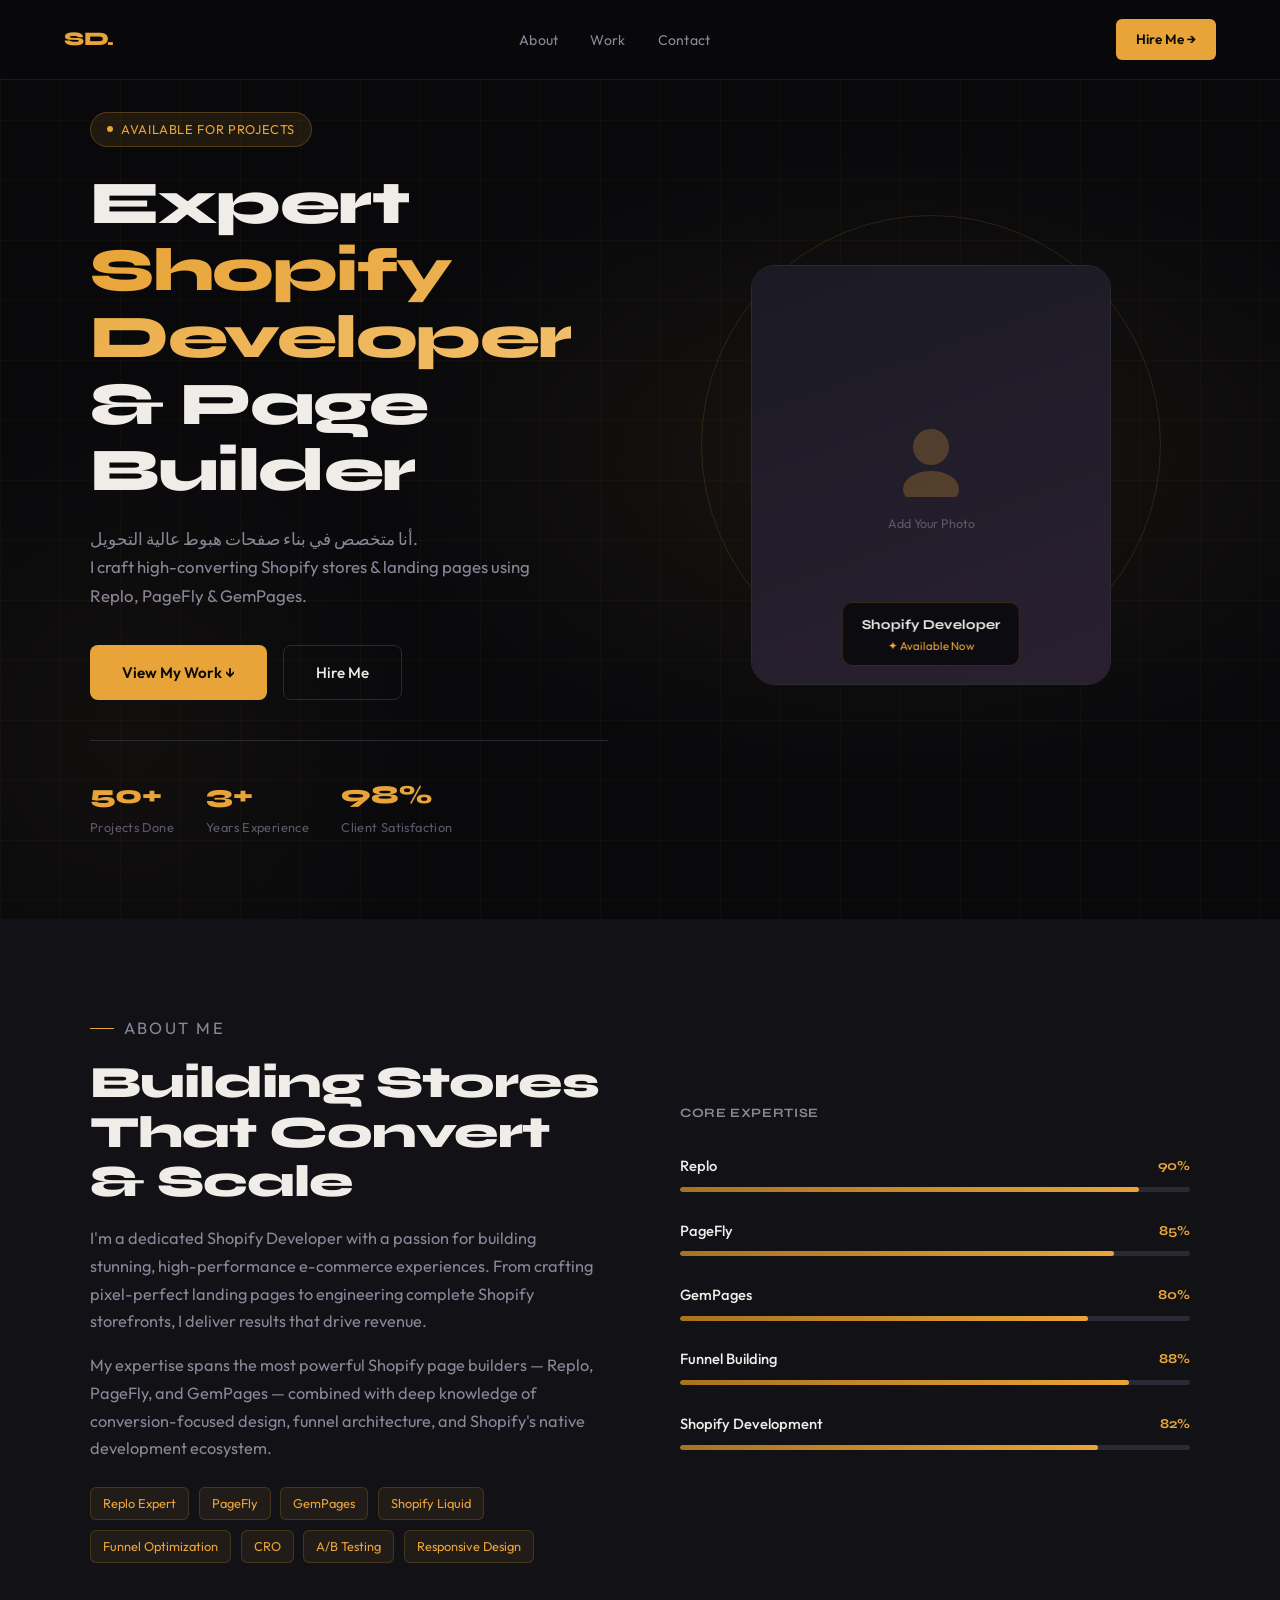
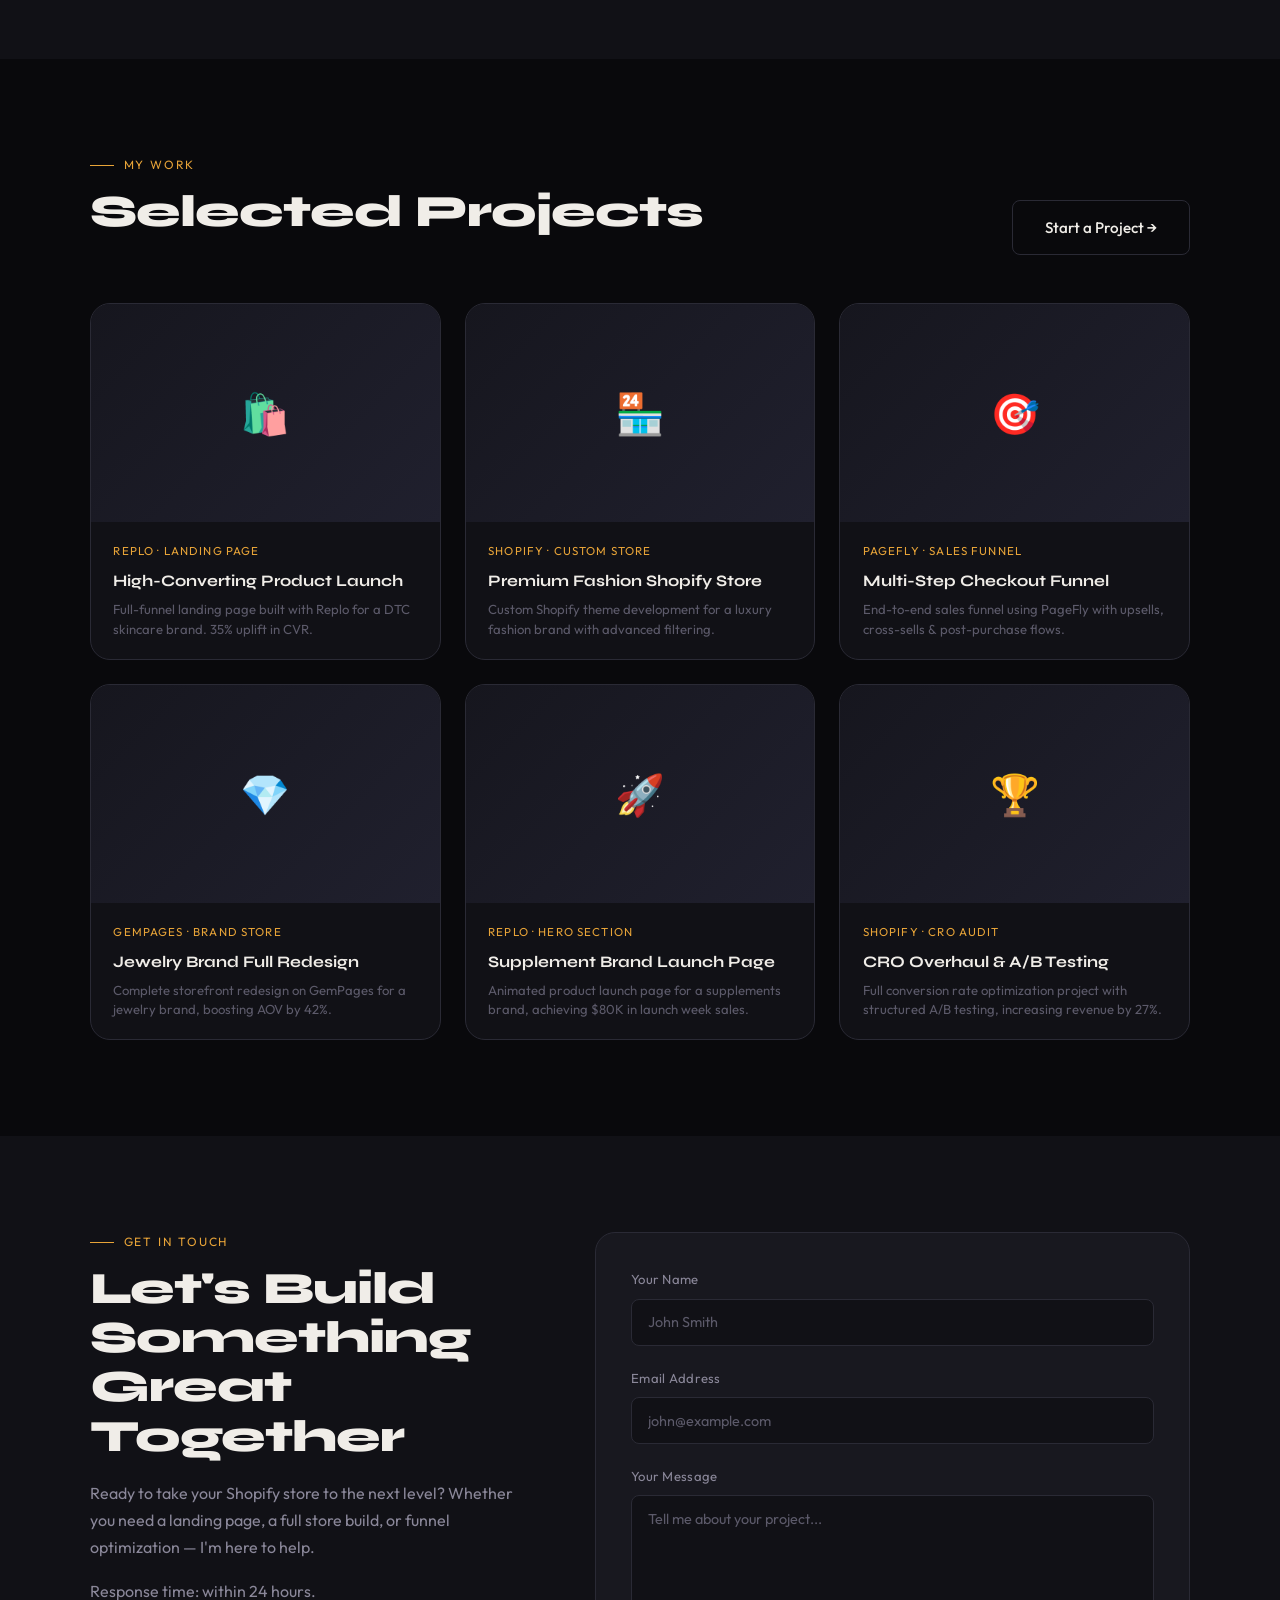
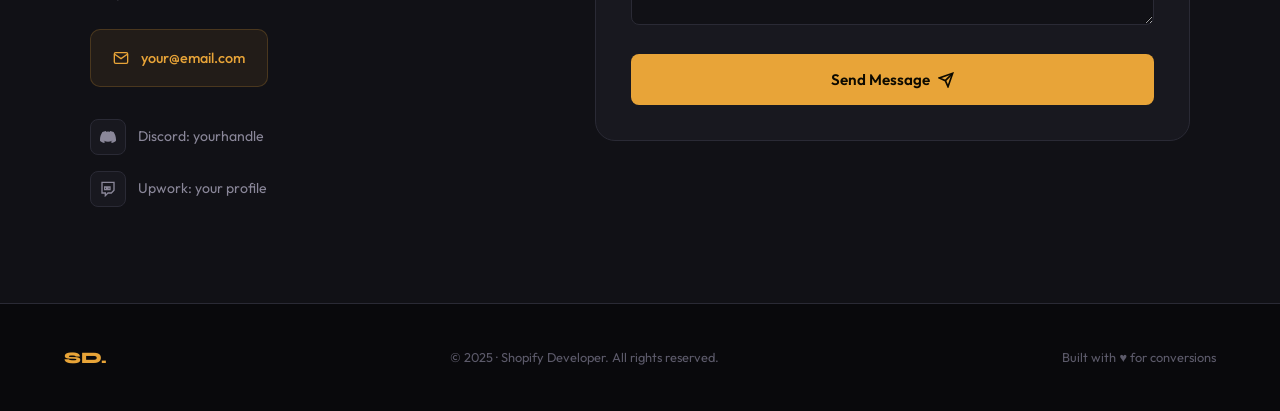
<file: index.html>
<!DOCTYPE html>
<html lang="en">
<head>
<meta charset="UTF-8"/>
<meta name="viewport" content="width=device-width, initial-scale=1.0"/>
<title>Shopify Developer Portfolio</title>
<link rel="preconnect" href="https://fonts.googleapis.com"/>
<link rel="preconnect" href="https://fonts.gstatic.com" crossorigin/>
<link href="https://fonts.googleapis.com/css2?family=Syne:wght@400;600;700;800&family=Outfit:wght@300;400;500;600&display=swap" rel="stylesheet"/>
<link rel="stylesheet" href="style.css">
<style>
 
</style>
</head>
<body>

<!-- NAV -->
<nav id="navbar">
  <div class="nav-logo">SD.</div>
  <ul class="nav-links">
    <li><a href="#about">About</a></li>
    <li><a href="#portfolio">Work</a></li>
    <li><a href="#contact">Contact</a></li>
  </ul>
  <a href="#contact" class="nav-cta">Hire Me →</a>
  <button class="hamburger" id="hamburger" aria-label="Open menu">
    <span></span><span></span><span></span>
  </button>
</nav>

<!-- MOBILE MENU -->
<div class="mobile-menu" id="mobileMenu">
  <button class="mobile-menu-close" id="mobileClose">✕</button>
  <a href="#about" onclick="closeMobile()">About</a>
  <a href="#portfolio" onclick="closeMobile()">Work</a>
  <a href="#contact" onclick="closeMobile()">Contact</a>
  <a href="#contact" class="btn-primary" onclick="closeMobile()">Hire Me →</a>
</div>

<!-- HERO -->
<section id="hero">
  <div class="hero-bg"></div>
  <div class="hero-grid-pattern"></div>
  <div class="hero-inner">
    <div class="hero-text">
      <div class="hero-badge">
        <span></span> Available for Projects
      </div>
      <h1 class="hero-title">
        Expert<br/>
        <em>Shopify Developer</em><br/>
        &amp; Page Builder
      </h1>
      <p class="hero-subtitle">
        أنا متخصص في بناء صفحات هبوط عالية التحويل.<br/>
        I craft high-converting Shopify stores &amp; landing pages using Replo, PageFly &amp; GemPages.
      </p>
      <div class="hero-actions">
        <a href="#portfolio" class="btn-primary">View My Work ↓</a>
        <a href="#contact" class="btn-outline">Hire Me</a>
      </div>
      <div class="hero-stats">
        <div class="stat-item">
          <div class="stat-num">50+</div>
          <div class="stat-label">Projects Done</div>
        </div>
        <div class="stat-item">
          <div class="stat-num">3+</div>
          <div class="stat-label">Years Experience</div>
        </div>
        <div class="stat-item">
          <div class="stat-num">98%</div>
          <div class="stat-label">Client Satisfaction</div>
        </div>
      </div>
    </div>
    <div class="hero-img-side">
      <div class="profile-frame">
        <div class="deco-ring deco-ring-1"></div>
        <div class="deco-ring deco-ring-2"></div>
        <div class="profile-card">
          <!--
            TO ADD YOUR PHOTO:
            Replace the div below with:
            <img class="profile-img" src="your-photo.jpg" alt="Profile Photo"/>
          -->
          <div class="profile-img-placeholder">
            <svg width="80" height="80" viewBox="0 0 80 80" fill="none">
              <circle cx="40" cy="30" r="18" fill="#E8A438"/>
              <ellipse cx="40" cy="72" rx="28" ry="18" fill="#E8A438"/>
            </svg>
            <p style="color:#5C5A6A;font-size:0.78rem;margin-top:0.5rem">Add Your Photo</p>
          </div>
        </div>
        <div class="profile-corner-badge">
          <p>Shopify Developer</p>
          <p>✦ Available Now</p>
        </div>
      </div>
    </div>
  </div>
</section>

<!-- ABOUT / SKILLS -->
<section id="about">
  <div class="section-inner">
    <div class="about-grid">
      <div class="about-text reveal">
        <p class="section-tag">About Me</p>
        <h2 class="section-title">Building Stores That Convert &amp; Scale</h2>
        <p>I'm a dedicated Shopify Developer with a passion for building stunning, high-performance e-commerce experiences. From crafting pixel-perfect landing pages to engineering complete Shopify storefronts, I deliver results that drive revenue.</p>
        <p>My expertise spans the most powerful Shopify page builders — Replo, PageFly, and GemPages — combined with deep knowledge of conversion-focused design, funnel architecture, and Shopify's native development ecosystem.</p>
        <div class="about-highlights">
          <span class="tag">Replo Expert</span>
          <span class="tag">PageFly</span>
          <span class="tag">GemPages</span>
          <span class="tag">Shopify Liquid</span>
          <span class="tag">Funnel Optimization</span>
          <span class="tag">CRO</span>
          <span class="tag">A/B Testing</span>
          <span class="tag">Responsive Design</span>
        </div>
      </div>
      <div class="skills-panel reveal reveal-delay-2">
        <p class="skills-title">Core Expertise</p>
        <div class="skill-item">
          <div class="skill-header">
            <span class="skill-name">Replo</span>
            <span class="skill-pct">90%</span>
          </div>
          <div class="skill-bar-track">
            <div class="skill-bar-fill" data-pct="90"></div>
          </div>
        </div>
        <div class="skill-item">
          <div class="skill-header">
            <span class="skill-name">PageFly</span>
            <span class="skill-pct">85%</span>
          </div>
          <div class="skill-bar-track">
            <div class="skill-bar-fill" data-pct="85"></div>
          </div>
        </div>
        <div class="skill-item">
          <div class="skill-header">
            <span class="skill-name">GemPages</span>
            <span class="skill-pct">80%</span>
          </div>
          <div class="skill-bar-track">
            <div class="skill-bar-fill" data-pct="80"></div>
          </div>
        </div>
        <div class="skill-item">
          <div class="skill-header">
            <span class="skill-name">Funnel Building</span>
            <span class="skill-pct">88%</span>
          </div>
          <div class="skill-bar-track">
            <div class="skill-bar-fill" data-pct="88"></div>
          </div>
        </div>
        <div class="skill-item">
          <div class="skill-header">
            <span class="skill-name">Shopify Development</span>
            <span class="skill-pct">82%</span>
          </div>
          <div class="skill-bar-track">
            <div class="skill-bar-fill" data-pct="82"></div>
          </div>
        </div>
      </div>
    </div>
  </div>
</section>

<!-- PORTFOLIO -->
<section id="portfolio">
  <div class="section-inner">
    <div class="portfolio-header">
      <div class="reveal">
        <p class="section-tag">My Work</p>
        <h2 class="section-title">Selected Projects</h2>
      </div>
      <a href="#contact" class="btn-outline reveal reveal-delay-2">Start a Project →</a>
    </div>
    <div class="portfolio-grid">

      <a href="#" target="_blank" class="project-card reveal">
        <div class="project-thumb">
          <!--
            TO ADD A THUMBNAIL:
            Replace the div below with:
            <img src="your-screenshot.jpg" alt="Project Name"/>
          -->
          <div class="project-thumb-placeholder">🛍️</div>
          <div class="project-overlay">
            <div class="project-overlay-icon">
              <svg width="18" height="18" viewBox="0 0 24 24" fill="none" stroke="currentColor" stroke-width="2.5"><path d="M18 13v6a2 2 0 01-2 2H5a2 2 0 01-2-2V8a2 2 0 012-2h6"/><polyline points="15 3 21 3 21 9"/><line x1="10" y1="14" x2="21" y2="3"/></svg>
            </div>
          </div>
        </div>
        <div class="project-info">
          <p class="project-type">Replo · Landing Page</p>
          <h3 class="project-title">High-Converting Product Launch</h3>
          <p class="project-desc">Full-funnel landing page built with Replo for a DTC skincare brand. 35% uplift in CVR.</p>
        </div>
      </a>

      <a href="#" target="_blank" class="project-card reveal reveal-delay-1">
        <div class="project-thumb">
          <div class="project-thumb-placeholder">🏪</div>
          <div class="project-overlay">
            <div class="project-overlay-icon">
              <svg width="18" height="18" viewBox="0 0 24 24" fill="none" stroke="currentColor" stroke-width="2.5"><path d="M18 13v6a2 2 0 01-2 2H5a2 2 0 01-2-2V8a2 2 0 012-2h6"/><polyline points="15 3 21 3 21 9"/><line x1="10" y1="14" x2="21" y2="3"/></svg>
            </div>
          </div>
        </div>
        <div class="project-info">
          <p class="project-type">Shopify · Custom Store</p>
          <h3 class="project-title">Premium Fashion Shopify Store</h3>
          <p class="project-desc">Custom Shopify theme development for a luxury fashion brand with advanced filtering.</p>
        </div>
      </a>

      <a href="#" target="_blank" class="project-card reveal reveal-delay-2">
        <div class="project-thumb">
          <div class="project-thumb-placeholder">🎯</div>
          <div class="project-overlay">
            <div class="project-overlay-icon">
              <svg width="18" height="18" viewBox="0 0 24 24" fill="none" stroke="currentColor" stroke-width="2.5"><path d="M18 13v6a2 2 0 01-2 2H5a2 2 0 01-2-2V8a2 2 0 012-2h6"/><polyline points="15 3 21 3 21 9"/><line x1="10" y1="14" x2="21" y2="3"/></svg>
            </div>
          </div>
        </div>
        <div class="project-info">
          <p class="project-type">PageFly · Sales Funnel</p>
          <h3 class="project-title">Multi-Step Checkout Funnel</h3>
          <p class="project-desc">End-to-end sales funnel using PageFly with upsells, cross-sells &amp; post-purchase flows.</p>
        </div>
      </a>

      <a href="#" target="_blank" class="project-card reveal reveal-delay-3">
        <div class="project-thumb">
          <div class="project-thumb-placeholder">💎</div>
          <div class="project-overlay">
            <div class="project-overlay-icon">
              <svg width="18" height="18" viewBox="0 0 24 24" fill="none" stroke="currentColor" stroke-width="2.5"><path d="M18 13v6a2 2 0 01-2 2H5a2 2 0 01-2-2V8a2 2 0 012-2h6"/><polyline points="15 3 21 3 21 9"/><line x1="10" y1="14" x2="21" y2="3"/></svg>
            </div>
          </div>
        </div>
        <div class="project-info">
          <p class="project-type">GemPages · Brand Store</p>
          <h3 class="project-title">Jewelry Brand Full Redesign</h3>
          <p class="project-desc">Complete storefront redesign on GemPages for a jewelry brand, boosting AOV by 42%.</p>
        </div>
      </a>

      <a href="#" target="_blank" class="project-card reveal reveal-delay-4">
        <div class="project-thumb">
          <div class="project-thumb-placeholder">🚀</div>
          <div class="project-overlay">
            <div class="project-overlay-icon">
              <svg width="18" height="18" viewBox="0 0 24 24" fill="none" stroke="currentColor" stroke-width="2.5"><path d="M18 13v6a2 2 0 01-2 2H5a2 2 0 01-2-2V8a2 2 0 012-2h6"/><polyline points="15 3 21 3 21 9"/><line x1="10" y1="14" x2="21" y2="3"/></svg>
            </div>
          </div>
        </div>
        <div class="project-info">
          <p class="project-type">Replo · Hero Section</p>
          <h3 class="project-title">Supplement Brand Launch Page</h3>
          <p class="project-desc">Animated product launch page for a supplements brand, achieving $80K in launch week sales.</p>
        </div>
      </a>

      <a href="#" target="_blank" class="project-card reveal reveal-delay-5">
        <div class="project-thumb">
          <div class="project-thumb-placeholder">🏆</div>
          <div class="project-overlay">
            <div class="project-overlay-icon">
              <svg width="18" height="18" viewBox="0 0 24 24" fill="none" stroke="currentColor" stroke-width="2.5"><path d="M18 13v6a2 2 0 01-2 2H5a2 2 0 01-2-2V8a2 2 0 012-2h6"/><polyline points="15 3 21 3 21 9"/><line x1="10" y1="14" x2="21" y2="3"/></svg>
            </div>
          </div>
        </div>
        <div class="project-info">
          <p class="project-type">Shopify · CRO Audit</p>
          <h3 class="project-title">CRO Overhaul &amp; A/B Testing</h3>
          <p class="project-desc">Full conversion rate optimization project with structured A/B testing, increasing revenue by 27%.</p>
        </div>
      </a>

    </div>
  </div>
</section>

<!-- CONTACT -->
<section id="contact">
  <div class="section-inner">
    <div class="contact-grid">
      <div class="contact-info-box reveal">
        <p class="section-tag">Get In Touch</p>
        <h2 class="section-title">Let's Build Something Great Together</h2>
        <p style="color:var(--text-muted);margin-bottom:1rem;font-size:1rem">
          Ready to take your Shopify store to the next level? Whether you need a landing page, a full store build, or funnel optimization — I'm here to help.
        </p>
        <p style="color:var(--text-muted);font-size:1rem">Response time: within 24 hours.</p>
        <a href="mailto:your@email.com" class="contact-email-btn">
          <svg width="16" height="16" viewBox="0 0 24 24" fill="none" stroke="currentColor" stroke-width="2"><path d="M4 4h16c1.1 0 2 .9 2 2v12c0 1.1-.9 2-2 2H4c-1.1 0-2-.9-2-2V6c0-1.1.9-2 2-2z"/><polyline points="22,6 12,13 2,6"/></svg>
          your@email.com
        </a>
        <div class="contact-socials">
          <div class="social-row">
            <div class="social-icon">
              <svg width="16" height="16" viewBox="0 0 24 24" fill="currentColor"><path d="M20.317 4.37a19.791 19.791 0 0 0-4.885-1.515.074.074 0 0 0-.079.037c-.21.375-.444.864-.608 1.25a18.27 18.27 0 0 0-5.487 0 12.64 12.64 0 0 0-.617-1.25.077.077 0 0 0-.079-.037A19.736 19.736 0 0 0 3.677 4.37a.07.07 0 0 0-.032.027C.533 9.046-.32 13.58.099 18.057.1 18.078.11 18.1.132 18.11a19.9 19.9 0 0 0 5.993 3.03.078.078 0 0 0 .084-.028 14.09 14.09 0 0 0 1.226-1.994.076.076 0 0 0-.041-.106 13.107 13.107 0 0 1-1.872-.892.077.077 0 0 1-.008-.128 10.2 10.2 0 0 0 .372-.292.074.074 0 0 1 .077-.01c3.928 1.793 8.18 1.793 12.062 0a.074.074 0 0 1 .078.01c.12.098.246.198.373.292a.077.077 0 0 1-.006.127 12.299 12.299 0 0 1-1.873.892.077.077 0 0 0-.041.107c.36.698.772 1.362 1.225 1.993a.076.076 0 0 0 .084.028 19.839 19.839 0 0 0 6.002-3.03.077.077 0 0 0 .032-.054c.5-5.177-.838-9.674-3.549-13.66a.061.061 0 0 0-.031-.03z"/></svg>
            </div>
            <span>Discord: yourhandle</span>
          </div>
          <div class="social-row">
            <div class="social-icon">
              <svg width="16" height="16" viewBox="0 0 24 24" fill="none" stroke="currentColor" stroke-width="2"><path d="M21 2H3v16h5v4l4-4h5l4-4V2zm-11 11H7V9h3v4zm5 0h-3V9h3v4z"/></svg>
            </div>
            <span>Upwork: your profile</span>
          </div>
        </div>
      </div>

      <div class="contact-form reveal reveal-delay-2">
        <form id="contactForm" onsubmit="handleSubmit(event)">
          <div class="form-group">
            <label for="name">Your Name</label>
            <input type="text" id="name" placeholder="John Smith" required/>
          </div>
          <div class="form-group">
            <label for="email">Email Address</label>
            <input type="email" id="email" placeholder="john@example.com" required/>
          </div>
          <div class="form-group">
            <label for="message">Your Message</label>
            <textarea id="message" placeholder="Tell me about your project..." required></textarea>
          </div>
          <button type="submit" class="form-submit" id="submitBtn">
            <span id="submitText">Send Message</span>
            <svg id="submitIcon" width="16" height="16" viewBox="0 0 24 24" fill="none" stroke="currentColor" stroke-width="2.5"><line x1="22" y1="2" x2="11" y2="13"/><polygon points="22 2 15 22 11 13 2 9 22 2"/></svg>
          </button>
          <div class="form-msg" id="formMsg"></div>
        </form>
      </div>
    </div>
  </div>
</section>

<!-- FOOTER -->
<footer>
  <div class="footer-logo">SD.</div>
  <p>&copy; 2025 · Shopify Developer. All rights reserved.</p>
  <p style="font-size:0.8rem;color:var(--text-dim)">Built with ♥ for conversions</p>
</footer>

<script>
// ── HAMBURGER ──
const hamburger = document.getElementById('hamburger');
const mobileMenu = document.getElementById('mobileMenu');
const mobileClose = document.getElementById('mobileClose');
hamburger.addEventListener('click', () => mobileMenu.classList.add('open'));
mobileClose.addEventListener('click', () => mobileMenu.classList.remove('open'));
function closeMobile(){ mobileMenu.classList.remove('open'); }

// ── SCROLL REVEAL ──
const reveals = document.querySelectorAll('.reveal');
const revealObserver = new IntersectionObserver((entries) => {
  entries.forEach(e => {
    if(e.isIntersecting) e.target.classList.add('visible');
  });
}, { threshold: 0.12 });
reveals.forEach(el => revealObserver.observe(el));

// ── SKILL BARS ──
const bars = document.querySelectorAll('.skill-bar-fill');
const barObserver = new IntersectionObserver((entries) => {
  entries.forEach(e => {
    if(e.isIntersecting){
      const pct = e.target.dataset.pct;
      e.target.style.width = pct + '%';
      barObserver.unobserve(e.target);
    }
  });
}, { threshold: 0.3 });
bars.forEach(bar => barObserver.observe(bar));

// ── NAV SCROLL EFFECT ──
window.addEventListener('scroll', () => {
  const nav = document.getElementById('navbar');
  if(window.scrollY > 60){
    nav.style.padding = '0.8rem 5vw';
  } else {
    nav.style.padding = '1.2rem 5vw';
  }
});

// ── CONTACT FORM ──
function handleSubmit(e){
  e.preventDefault();
  const btn = document.getElementById('submitBtn');
  const text = document.getElementById('submitText');
  const icon = document.getElementById('submitIcon');
  const msg = document.getElementById('formMsg');
  const name = document.getElementById('name').value;
  const email = document.getElementById('email').value;
  const message = document.getElementById('message').value;

  btn.disabled = true;
  text.textContent = 'Sending...';

  // Build mailto link as working fallback
  const subject = encodeURIComponent('Portfolio Inquiry from ' + name);
  const body = encodeURIComponent('Name: ' + name + '\nEmail: ' + email + '\n\nMessage:\n' + message);
  const mailtoLink = 'mailto:your@email.com?subject=' + subject + '&body=' + body;

  // Open mailto (works offline; replace with fetch() if you have a backend)
  setTimeout(() => {
    window.location.href = mailtoLink;
    msg.className = 'form-msg success';
    msg.textContent = '✓ Your mail client has opened. Thank you for reaching out!';
    btn.disabled = false;
    text.textContent = 'Send Message';
  }, 800);
}
</script>
</body>
</html>
</file>
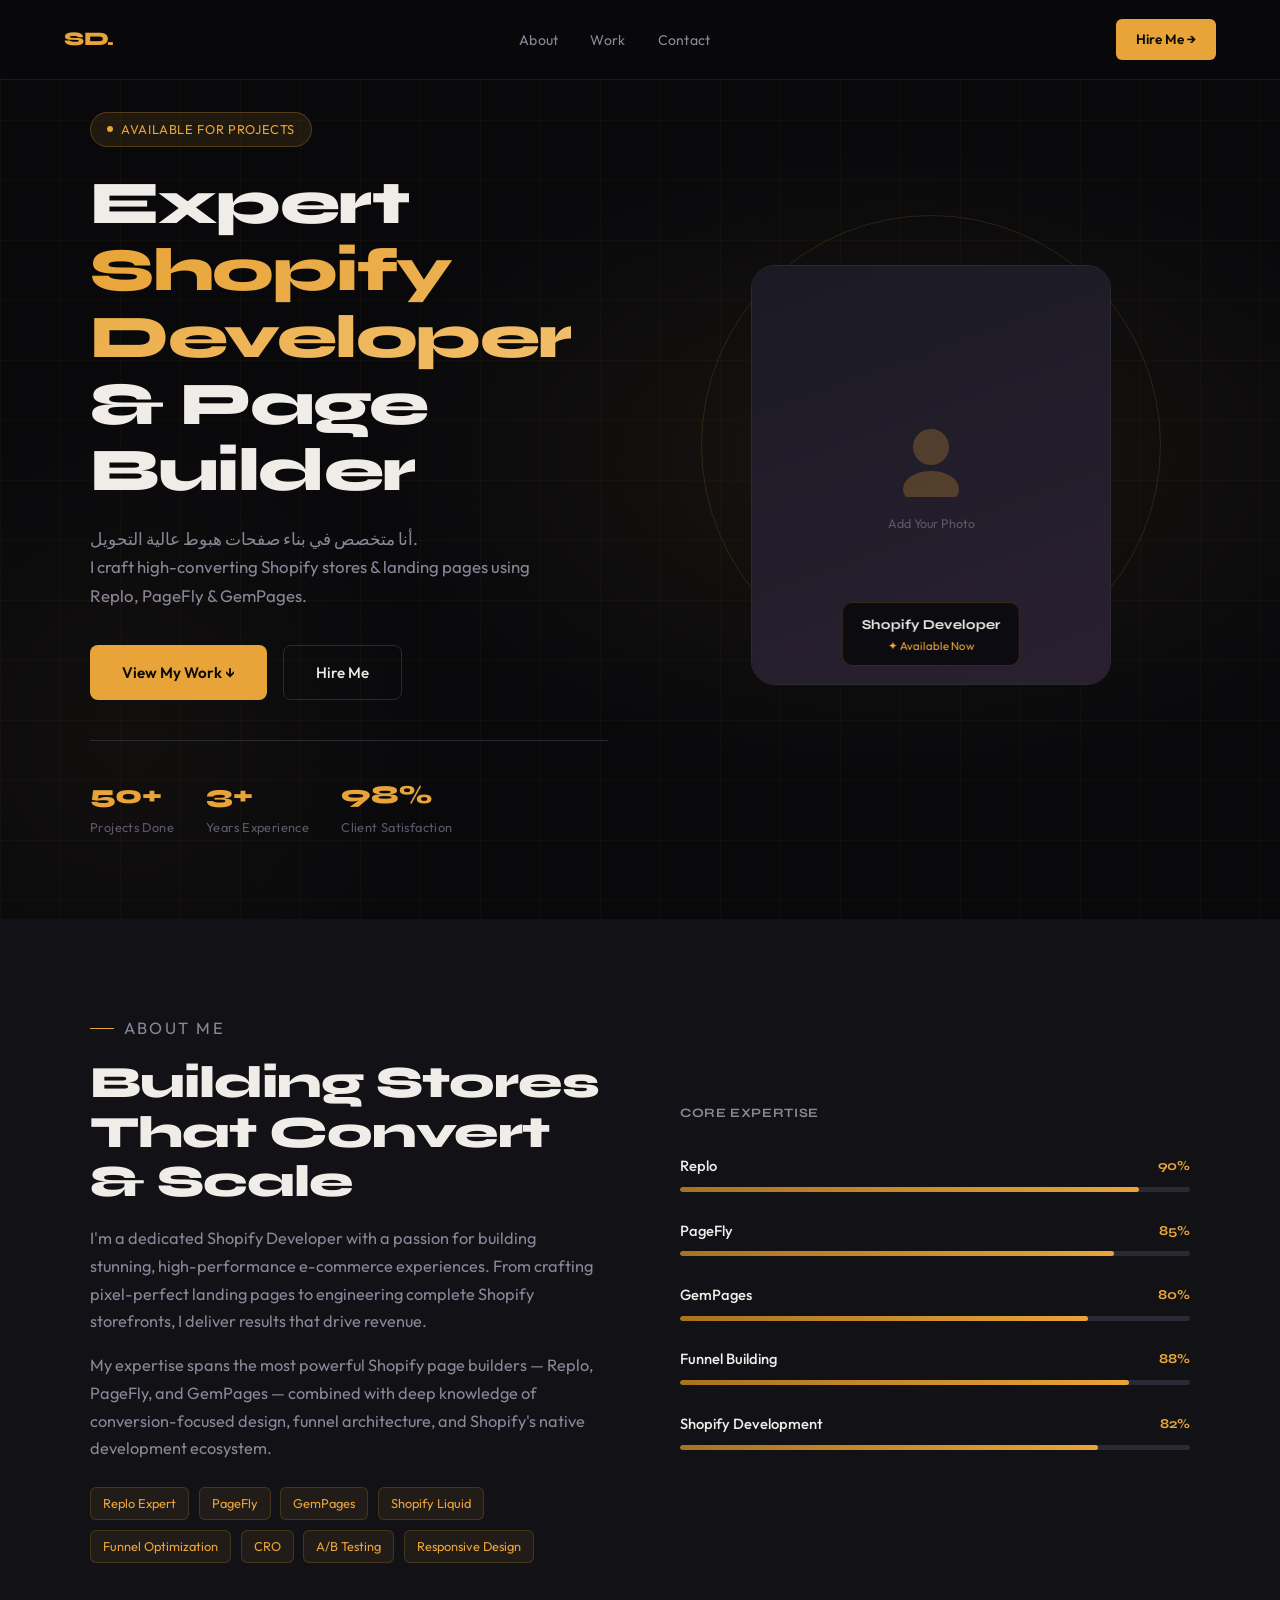
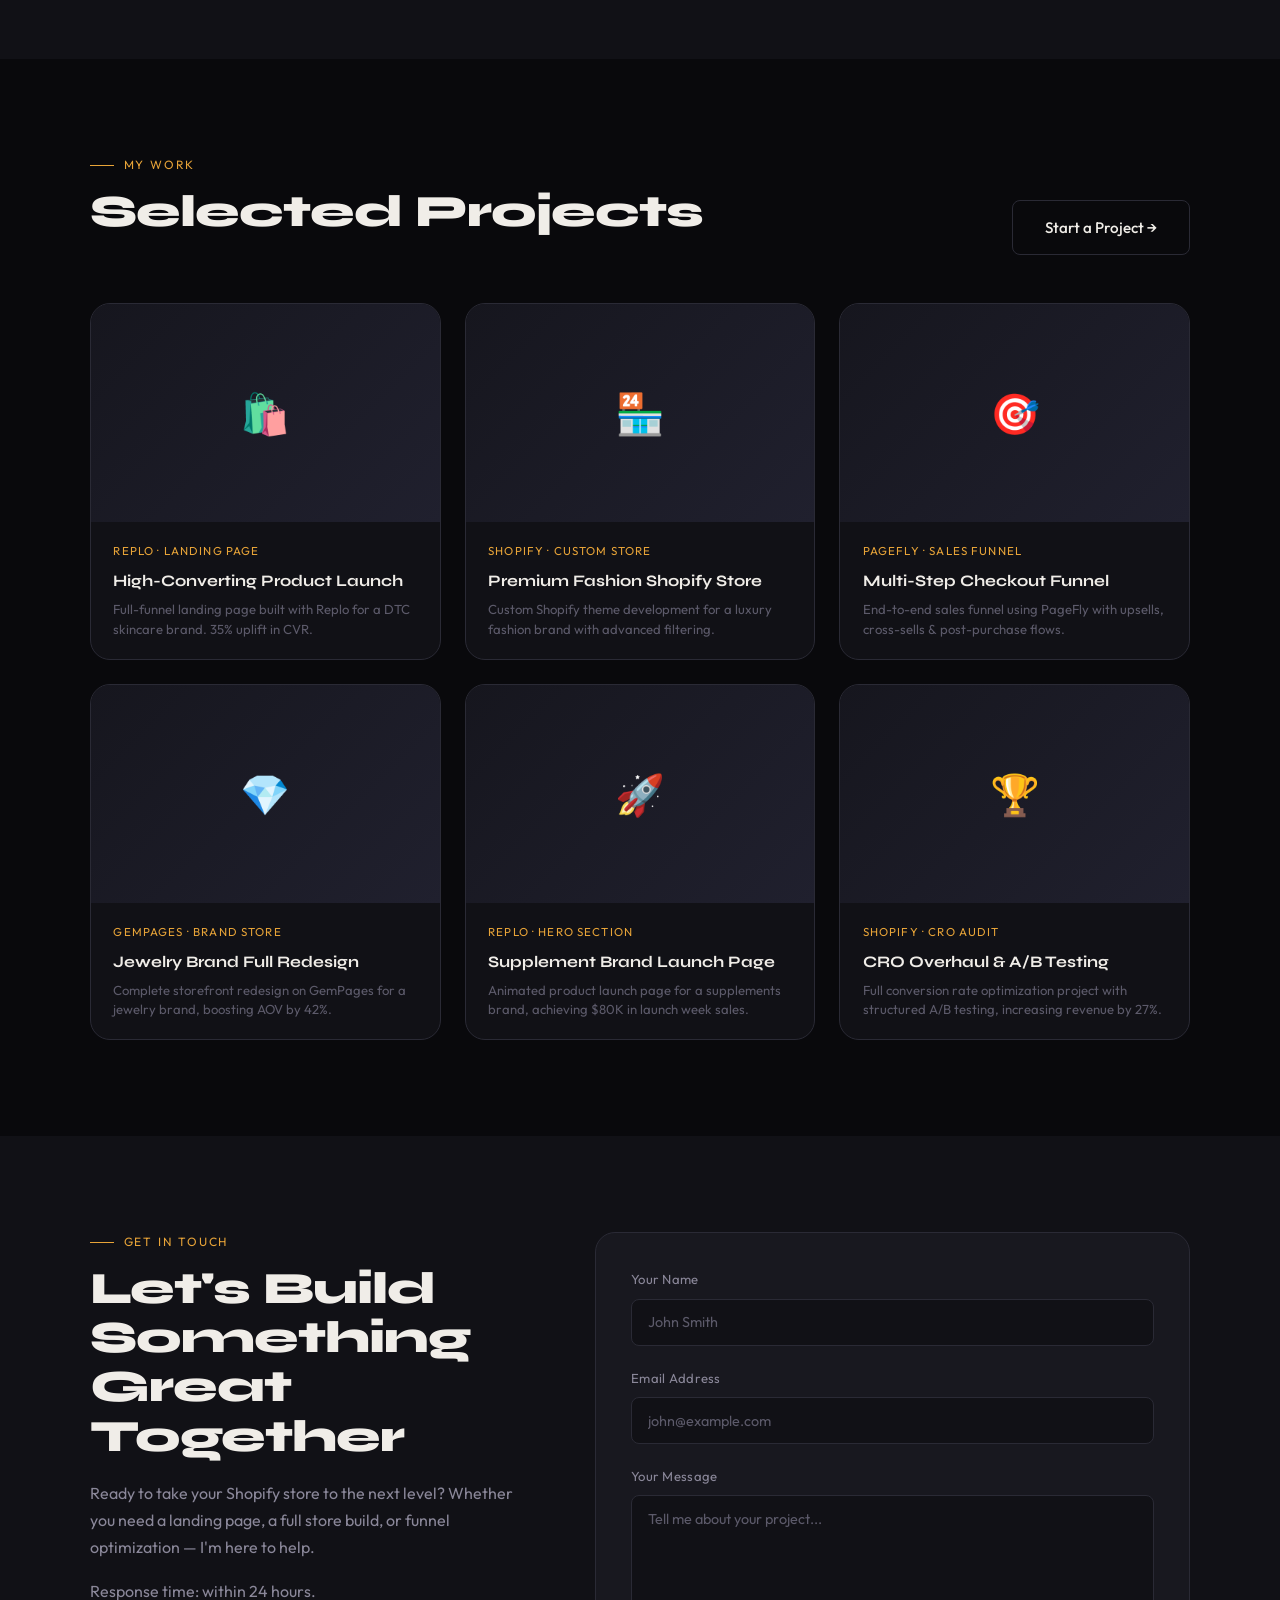
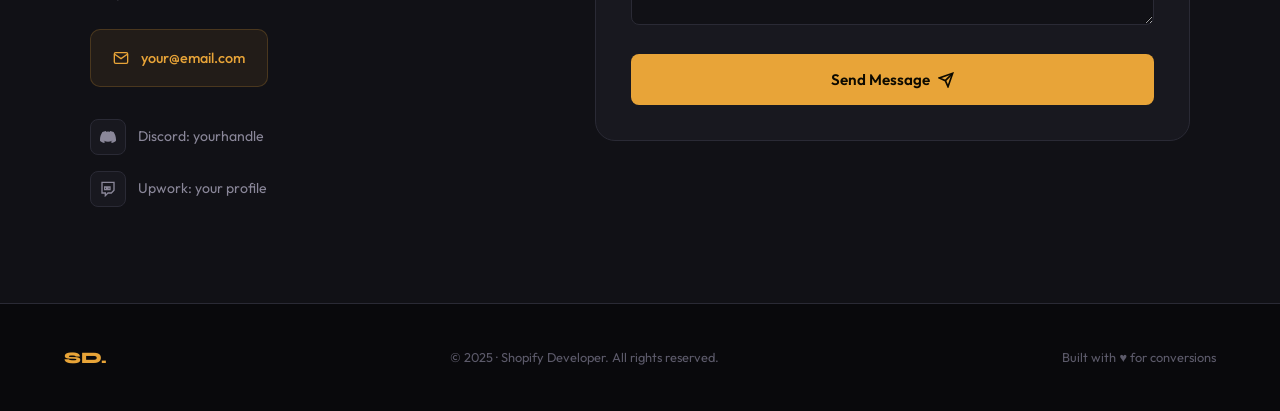
<file: portfolio.html>
<!DOCTYPE html>
<html lang="en">
<head>
<meta charset="UTF-8"/>
<meta name="viewport" content="width=device-width, initial-scale=1.0"/>
<title>Shopify Developer Portfolio</title>
<link rel="preconnect" href="https://fonts.googleapis.com"/>
<link rel="preconnect" href="https://fonts.gstatic.com" crossorigin/>
<link href="https://fonts.googleapis.com/css2?family=Syne:wght@400;600;700;800&family=Outfit:wght@300;400;500;600&display=swap" rel="stylesheet"/>
<style>
  *,*::before,*::after{box-sizing:border-box;margin:0;padding:0}
  :root{
    --bg:#09090C;
    --surface:#111116;
    --surface2:#18181F;
    --border:#2A2A35;
    --gold:#E8A438;
    --gold-light:#F2BE6A;
    --gold-dim:#A87220;
    --text:#F0EDE8;
    --text-muted:#8A8799;
    --text-dim:#5C5A6A;
    --radius:12px;
    --radius-lg:20px;
  }
  html{scroll-behavior:smooth}
  body{
    background:var(--bg);
    color:var(--text);
    font-family:'Outfit',sans-serif;
    font-size:16px;
    line-height:1.7;
    overflow-x:hidden;
  }

  /* ── SCROLLBAR ── */
  ::-webkit-scrollbar{width:5px}
  ::-webkit-scrollbar-track{background:var(--bg)}
  ::-webkit-scrollbar-thumb{background:var(--gold-dim);border-radius:3px}

  /* ── NAV ── */
  nav{
    position:fixed;top:0;left:0;right:0;
    z-index:100;
    display:flex;align-items:center;justify-content:space-between;
    padding:1.2rem 5vw;
    background:rgba(9,9,12,0.85);
    backdrop-filter:blur(18px);
    border-bottom:1px solid rgba(232,164,56,0.1);
  }
  .nav-logo{
    font-family:'Syne',sans-serif;
    font-size:1.2rem;font-weight:800;
    color:var(--gold);
    letter-spacing:-0.5px;
  }
  .nav-links{display:flex;gap:2rem;list-style:none}
  .nav-links a{
    color:var(--text-muted);text-decoration:none;
    font-size:0.88rem;letter-spacing:0.02em;
    transition:color 0.2s;
  }
  .nav-links a:hover{color:var(--gold)}
  .nav-cta{
    background:var(--gold);color:#0D0A00;
    border:none;border-radius:6px;
    padding:0.55rem 1.25rem;
    font-family:'Outfit',sans-serif;font-size:0.85rem;font-weight:600;
    cursor:pointer;text-decoration:none;
    transition:background 0.2s,transform 0.15s;
  }
  .nav-cta:hover{background:var(--gold-light);transform:translateY(-1px)}

  /* ── HERO ── */
  #hero{
    min-height:100vh;
    display:flex;align-items:center;justify-content:center;
    padding:7rem 5vw 5rem;
    position:relative;
    overflow:hidden;
  }
  .hero-bg{
    position:absolute;inset:0;
    background:
      radial-gradient(ellipse 60% 50% at 70% 50%, rgba(232,164,56,0.07) 0%, transparent 70%),
      radial-gradient(ellipse 40% 60% at 10% 80%, rgba(232,164,56,0.04) 0%, transparent 60%);
    pointer-events:none;
  }
  .hero-grid-pattern{
    position:absolute;inset:0;
    background-image:
      linear-gradient(rgba(232,164,56,0.03) 1px, transparent 1px),
      linear-gradient(90deg, rgba(232,164,56,0.03) 1px, transparent 1px);
    background-size:60px 60px;
    pointer-events:none;
  }
  .hero-inner{
    max-width:1100px;width:100%;margin:auto;
    display:grid;grid-template-columns:1fr 1fr;
    align-items:center;gap:4rem;
    position:relative;z-index:1;
  }
  .hero-text{animation:fadeUp 0.9s ease both}
  .hero-badge{
    display:inline-flex;align-items:center;gap:0.5rem;
    background:rgba(232,164,56,0.1);
    border:1px solid rgba(232,164,56,0.25);
    border-radius:100px;
    padding:0.35rem 1rem;
    font-size:0.8rem;color:var(--gold);
    margin-bottom:1.5rem;
    letter-spacing:0.05em;text-transform:uppercase;
  }
  .hero-badge span{
    width:6px;height:6px;border-radius:50%;
    background:var(--gold);
    animation:pulse 2s infinite;
  }
  .hero-title{
    font-family:'Syne',sans-serif;
    font-size:clamp(2.4rem,5vw,3.8rem);
    font-weight:800;line-height:1.1;
    letter-spacing:-1.5px;
    margin-bottom:1.2rem;
  }
  .hero-title em{
    font-style:normal;
    background:linear-gradient(135deg,var(--gold),var(--gold-light));
    -webkit-background-clip:text;-webkit-text-fill-color:transparent;
    background-clip:text;
  }
  .hero-subtitle{
    font-size:1.05rem;color:var(--text-muted);
    max-width:440px;margin-bottom:2.2rem;line-height:1.7;
  }
  .hero-actions{display:flex;gap:1rem;flex-wrap:wrap}
  .btn-primary{
    background:var(--gold);color:#0D0A00;
    border:none;border-radius:8px;
    padding:0.85rem 2rem;
    font-family:'Outfit',sans-serif;font-size:0.95rem;font-weight:600;
    cursor:pointer;text-decoration:none;
    transition:background 0.2s,transform 0.15s,box-shadow 0.2s;
    display:inline-flex;align-items:center;gap:0.5rem;
  }
  .btn-primary:hover{
    background:var(--gold-light);
    transform:translateY(-2px);
    box-shadow:0 8px 28px rgba(232,164,56,0.3);
  }
  .btn-outline{
    background:transparent;
    color:var(--text);
    border:1px solid var(--border);
    border-radius:8px;
    padding:0.85rem 2rem;
    font-family:'Outfit',sans-serif;font-size:0.95rem;font-weight:500;
    cursor:pointer;text-decoration:none;
    transition:border-color 0.2s,color 0.2s,transform 0.15s;
    display:inline-flex;align-items:center;gap:0.5rem;
  }
  .btn-outline:hover{border-color:var(--gold);color:var(--gold);transform:translateY(-2px)}
  .hero-stats{
    display:flex;gap:2rem;margin-top:2.5rem;
    padding-top:2rem;border-top:1px solid var(--border);
  }
  .stat-item{}
  .stat-num{
    font-family:'Syne',sans-serif;font-size:1.6rem;
    font-weight:800;color:var(--gold);
  }
  .stat-label{font-size:0.8rem;color:var(--text-dim);letter-spacing:0.03em}

  /* Hero image side */
  .hero-img-side{
    display:flex;justify-content:center;align-items:center;
    animation:fadeUp 0.9s 0.2s ease both;
  }
  .profile-frame{
    position:relative;
    width:360px;height:420px;
  }
  .profile-card{
    position:absolute;inset:0;
    background:var(--surface2);
    border:1px solid var(--border);
    border-radius:24px;
    overflow:hidden;
    display:flex;align-items:flex-end;justify-content:center;
  }
  .profile-img-placeholder{
    width:100%;height:100%;
    background:linear-gradient(160deg,#1a1a24 0%,#2a2030 100%);
    display:flex;flex-direction:column;align-items:center;justify-content:center;
    gap:0.5rem;
  }
  .profile-img-placeholder svg{opacity:0.25}
  .profile-img{
    width:100%;height:100%;
    object-fit:cover;object-position:top center;
    display:block;
  }
  .profile-corner-badge{
    position:absolute;bottom:1.2rem;left:50%;transform:translateX(-50%);
    background:rgba(9,9,12,0.85);
    backdrop-filter:blur(12px);
    border:1px solid rgba(232,164,56,0.2);
    border-radius:10px;
    padding:0.6rem 1.2rem;
    text-align:center;white-space:nowrap;
  }
  .profile-corner-badge p:first-child{
    font-family:'Syne',sans-serif;font-size:0.85rem;
    font-weight:700;color:var(--text);
  }
  .profile-corner-badge p:last-child{font-size:0.72rem;color:var(--gold)}
  .deco-ring{
    position:absolute;
    border:1px solid rgba(232,164,56,0.15);
    border-radius:50%;
    pointer-events:none;
  }
  .deco-ring-1{width:460px;height:460px;top:-50px;right:-50px}
  .deco-ring-2{width:320px;height:320px;top:30px;right:20px}

  /* ── SECTION LAYOUT ── */
  section{padding:6rem 5vw}
  .section-inner{max-width:1100px;margin:auto}
  .section-tag{
    font-size:0.75rem;color:var(--gold);
    letter-spacing:0.15em;text-transform:uppercase;
    margin-bottom:0.7rem;
    display:flex;align-items:center;gap:0.6rem;
  }
  .section-tag::before{
    content:'';display:block;width:24px;height:1px;
    background:var(--gold);
  }
  .section-title{
    font-family:'Syne',sans-serif;
    font-size:clamp(1.8rem,3.5vw,2.8rem);
    font-weight:800;letter-spacing:-1px;
    line-height:1.1;
    margin-bottom:1.2rem;
  }

  /* ── ABOUT / SKILLS ── */
  #about{background:var(--surface)}
  .about-grid{
    display:grid;grid-template-columns:1fr 1fr;
    gap:5rem;align-items:center;
  }
  .about-text p{
    color:var(--text-muted);margin-bottom:1rem;font-size:1.02rem;
  }
  .about-highlights{
    display:flex;flex-wrap:wrap;gap:0.6rem;margin-top:1.5rem;
  }
  .tag{
    background:rgba(232,164,56,0.08);
    border:1px solid rgba(232,164,56,0.18);
    border-radius:6px;
    padding:0.3rem 0.75rem;
    font-size:0.8rem;color:var(--gold);
  }
  .skills-panel{}
  .skills-title{
    font-family:'Syne',sans-serif;font-size:1rem;
    font-weight:700;margin-bottom:1.8rem;
    color:var(--text-muted);letter-spacing:0.05em;text-transform:uppercase;
    font-size:0.8rem;
  }
  .skill-item{margin-bottom:1.6rem}
  .skill-header{
    display:flex;justify-content:space-between;align-items:center;
    margin-bottom:0.55rem;
  }
  .skill-name{font-size:0.92rem;font-weight:500;color:var(--text)}
  .skill-pct{
    font-family:'Syne',sans-serif;font-size:0.85rem;
    font-weight:700;color:var(--gold);
  }
  .skill-bar-track{
    height:5px;background:var(--border);
    border-radius:100px;overflow:hidden;
  }
  .skill-bar-fill{
    height:100%;border-radius:100px;
    background:linear-gradient(90deg,var(--gold-dim),var(--gold));
    width:0%;transition:width 1.2s cubic-bezier(0.4,0,0.2,1);
  }

  /* ── PORTFOLIO ── */
  #portfolio{}
  .portfolio-header{
    display:flex;justify-content:space-between;align-items:flex-end;
    margin-bottom:3rem;flex-wrap:wrap;gap:1rem;
  }
  .portfolio-grid{
    display:grid;
    grid-template-columns:repeat(auto-fill,minmax(300px,1fr));
    gap:1.5rem;
  }
  .project-card{
    background:var(--surface);
    border:1px solid var(--border);
    border-radius:var(--radius-lg);
    overflow:hidden;
    text-decoration:none;color:inherit;
    display:block;
    transition:border-color 0.25s,transform 0.25s,box-shadow 0.25s;
    position:relative;
  }
  .project-card:hover{
    border-color:rgba(232,164,56,0.35);
    transform:translateY(-5px);
    box-shadow:0 20px 50px rgba(0,0,0,0.5),0 0 0 1px rgba(232,164,56,0.15);
  }
  .project-thumb{
    width:100%;aspect-ratio:16/10;
    background:var(--surface2);
    overflow:hidden;position:relative;
  }
  .project-thumb img{
    width:100%;height:100%;object-fit:cover;
    transition:transform 0.5s ease;
    display:block;
  }
  .project-card:hover .project-thumb img{transform:scale(1.05)}
  .project-thumb-placeholder{
    width:100%;height:100%;
    display:flex;align-items:center;justify-content:center;
    font-size:2.5rem;
    background:linear-gradient(135deg,#16161e,#20202e);
  }
  .project-overlay{
    position:absolute;inset:0;
    background:linear-gradient(transparent 30%,rgba(9,9,12,0.7));
    opacity:0;transition:opacity 0.3s;
    display:flex;align-items:center;justify-content:center;
  }
  .project-card:hover .project-overlay{opacity:1}
  .project-overlay-icon{
    background:var(--gold);color:#0D0A00;
    width:44px;height:44px;border-radius:50%;
    display:flex;align-items:center;justify-content:center;
  }
  .project-info{padding:1.2rem 1.4rem}
  .project-type{
    font-size:0.72rem;color:var(--gold);
    letter-spacing:0.1em;text-transform:uppercase;
    margin-bottom:0.4rem;
  }
  .project-title{
    font-family:'Syne',sans-serif;font-size:1rem;
    font-weight:700;margin-bottom:0.35rem;
  }
  .project-desc{font-size:0.82rem;color:var(--text-dim);line-height:1.5}

  /* ── CONTACT ── */
  #contact{background:var(--surface)}
  .contact-grid{
    display:grid;grid-template-columns:1fr 1.4fr;
    gap:5rem;align-items:start;
  }
  .contact-info-box{}
  .contact-email-btn{
    display:inline-flex;align-items:center;gap:0.7rem;
    background:rgba(232,164,56,0.08);
    border:1px solid rgba(232,164,56,0.2);
    border-radius:10px;
    padding:1rem 1.4rem;
    color:var(--gold);text-decoration:none;
    font-size:0.9rem;font-weight:500;
    margin-top:1.5rem;
    transition:background 0.2s,border-color 0.2s;
    word-break:break-all;
  }
  .contact-email-btn:hover{
    background:rgba(232,164,56,0.14);
    border-color:rgba(232,164,56,0.4);
  }
  .contact-socials{margin-top:2rem;display:flex;flex-direction:column;gap:1rem}
  .social-row{
    display:flex;align-items:center;gap:0.75rem;
    font-size:0.88rem;color:var(--text-muted);
  }
  .social-icon{
    width:36px;height:36px;border-radius:8px;
    background:var(--surface2);border:1px solid var(--border);
    display:flex;align-items:center;justify-content:center;
    flex-shrink:0;
  }
  .contact-form{
    background:var(--surface2);
    border:1px solid var(--border);
    border-radius:var(--radius-lg);
    padding:2.2rem;
  }
  .form-group{margin-bottom:1.3rem}
  .form-group label{
    display:block;font-size:0.82rem;
    color:var(--text-muted);margin-bottom:0.5rem;
    letter-spacing:0.02em;
  }
  .form-group input,
  .form-group textarea{
    width:100%;
    background:var(--surface);
    border:1px solid var(--border);
    border-radius:8px;
    padding:0.85rem 1rem;
    color:var(--text);
    font-family:'Outfit',sans-serif;font-size:0.9rem;
    outline:none;
    transition:border-color 0.2s,box-shadow 0.2s;
    resize:vertical;
  }
  .form-group input:focus,
  .form-group textarea:focus{
    border-color:var(--gold);
    box-shadow:0 0 0 3px rgba(232,164,56,0.12);
  }
  .form-group input::placeholder,
  .form-group textarea::placeholder{color:var(--text-dim)}
  .form-group textarea{min-height:130px}
  .form-submit{
    width:100%;
    background:var(--gold);color:#0D0A00;
    border:none;border-radius:8px;
    padding:1rem;
    font-family:'Outfit',sans-serif;font-size:0.95rem;font-weight:600;
    cursor:pointer;
    transition:background 0.2s,transform 0.15s,box-shadow 0.2s;
    display:flex;align-items:center;justify-content:center;gap:0.5rem;
  }
  .form-submit:hover{
    background:var(--gold-light);
    transform:translateY(-2px);
    box-shadow:0 8px 24px rgba(232,164,56,0.3);
  }
  .form-submit:disabled{opacity:0.6;cursor:not-allowed;transform:none}
  .form-msg{
    text-align:center;margin-top:1rem;font-size:0.85rem;
    display:none;border-radius:6px;padding:0.6rem 1rem;
  }
  .form-msg.success{
    display:block;color:#6fcf97;
    background:rgba(111,207,151,0.1);border:1px solid rgba(111,207,151,0.25);
  }
  .form-msg.error{
    display:block;color:#eb5757;
    background:rgba(235,87,87,0.1);border:1px solid rgba(235,87,87,0.25);
  }

  /* ── FOOTER ── */
  footer{
    border-top:1px solid var(--border);
    padding:2.5rem 5vw;
    display:flex;align-items:center;justify-content:space-between;
    flex-wrap:wrap;gap:1rem;
  }
  .footer-logo{
    font-family:'Syne',sans-serif;font-size:1rem;
    font-weight:800;color:var(--gold);
  }
  footer p{font-size:0.8rem;color:var(--text-dim)}

  /* ── ANIMATIONS ── */
  @keyframes fadeUp{
    from{opacity:0;transform:translateY(28px)}
    to{opacity:1;transform:translateY(0)}
  }
  @keyframes pulse{
    0%,100%{opacity:1;transform:scale(1)}
    50%{opacity:0.5;transform:scale(1.4)}
  }
  .reveal{
    opacity:0;transform:translateY(30px);
    transition:opacity 0.7s ease,transform 0.7s ease;
  }
  .reveal.visible{opacity:1;transform:translateY(0)}
  .reveal-delay-1{transition-delay:0.1s}
  .reveal-delay-2{transition-delay:0.2s}
  .reveal-delay-3{transition-delay:0.3s}
  .reveal-delay-4{transition-delay:0.4s}
  .reveal-delay-5{transition-delay:0.5s}

  /* ── HAMBURGER ── */
  .hamburger{
    display:none;flex-direction:column;gap:5px;
    background:none;border:none;cursor:pointer;padding:4px;
  }
  .hamburger span{
    display:block;width:22px;height:2px;
    background:var(--text);border-radius:2px;
    transition:all 0.3s;
  }
  .mobile-menu{
    display:none;
    position:fixed;top:0;left:0;right:0;bottom:0;
    background:var(--bg);z-index:99;
    flex-direction:column;align-items:center;justify-content:center;gap:2.5rem;
  }
  .mobile-menu.open{display:flex}
  .mobile-menu a{
    font-family:'Syne',sans-serif;font-size:1.8rem;font-weight:800;
    color:var(--text);text-decoration:none;
    transition:color 0.2s;
  }
  .mobile-menu a:hover{color:var(--gold)}
  .mobile-menu-close{
    position:absolute;top:1.5rem;right:1.5rem;
    background:none;border:none;color:var(--text);
    font-size:1.5rem;cursor:pointer;
  }

  /* ── RESPONSIVE ── */
  @media(max-width:900px){
    .hero-inner{grid-template-columns:1fr;text-align:center}
    .hero-subtitle{max-width:100%}
    .hero-actions{justify-content:center}
    .hero-stats{justify-content:center}
    .hero-img-side{order:-1}
    .profile-frame{width:280px;height:320px}
    .deco-ring-1,.deco-ring-2{display:none}
    .about-grid{grid-template-columns:1fr;gap:3rem}
    .contact-grid{grid-template-columns:1fr;gap:2.5rem}
  }
  @media(max-width:640px){
    .nav-links,.nav-cta{display:none}
    .hamburger{display:flex}
    section{padding:4rem 5vw}
    .portfolio-grid{grid-template-columns:1fr}
    footer{flex-direction:column;text-align:center}
  }
</style>
</head>
<body>

<!-- NAV -->
<nav id="navbar">
  <div class="nav-logo">SD.</div>
  <ul class="nav-links">
    <li><a href="#about">About</a></li>
    <li><a href="#portfolio">Work</a></li>
    <li><a href="#contact">Contact</a></li>
  </ul>
  <a href="#contact" class="nav-cta">Hire Me →</a>
  <button class="hamburger" id="hamburger" aria-label="Open menu">
    <span></span><span></span><span></span>
  </button>
</nav>

<!-- MOBILE MENU -->
<div class="mobile-menu" id="mobileMenu">
  <button class="mobile-menu-close" id="mobileClose">✕</button>
  <a href="#about" onclick="closeMobile()">About</a>
  <a href="#portfolio" onclick="closeMobile()">Work</a>
  <a href="#contact" onclick="closeMobile()">Contact</a>
  <a href="#contact" class="btn-primary" onclick="closeMobile()">Hire Me →</a>
</div>

<!-- HERO -->
<section id="hero">
  <div class="hero-bg"></div>
  <div class="hero-grid-pattern"></div>
  <div class="hero-inner">
    <div class="hero-text">
      <div class="hero-badge">
        <span></span> Available for Projects
      </div>
      <h1 class="hero-title">
        Expert<br/>
        <em>Shopify Developer</em><br/>
        &amp; Page Builder
      </h1>
      <p class="hero-subtitle">
        أنا متخصص في بناء صفحات هبوط عالية التحويل.<br/>
        I craft high-converting Shopify stores &amp; landing pages using Replo, PageFly &amp; GemPages.
      </p>
      <div class="hero-actions">
        <a href="#portfolio" class="btn-primary">View My Work ↓</a>
        <a href="#contact" class="btn-outline">Hire Me</a>
      </div>
      <div class="hero-stats">
        <div class="stat-item">
          <div class="stat-num">50+</div>
          <div class="stat-label">Projects Done</div>
        </div>
        <div class="stat-item">
          <div class="stat-num">3+</div>
          <div class="stat-label">Years Experience</div>
        </div>
        <div class="stat-item">
          <div class="stat-num">98%</div>
          <div class="stat-label">Client Satisfaction</div>
        </div>
      </div>
    </div>
    <div class="hero-img-side">
      <div class="profile-frame">
        <div class="deco-ring deco-ring-1"></div>
        <div class="deco-ring deco-ring-2"></div>
        <div class="profile-card">
          <!--
            TO ADD YOUR PHOTO:
            Replace the div below with:
            <img class="profile-img" src="your-photo.jpg" alt="Profile Photo"/>
          -->
          <div class="profile-img-placeholder">
            <svg width="80" height="80" viewBox="0 0 80 80" fill="none">
              <circle cx="40" cy="30" r="18" fill="#E8A438"/>
              <ellipse cx="40" cy="72" rx="28" ry="18" fill="#E8A438"/>
            </svg>
            <p style="color:#5C5A6A;font-size:0.78rem;margin-top:0.5rem">Add Your Photo</p>
          </div>
        </div>
        <div class="profile-corner-badge">
          <p>Shopify Developer</p>
          <p>✦ Available Now</p>
        </div>
      </div>
    </div>
  </div>
</section>

<!-- ABOUT / SKILLS -->
<section id="about">
  <div class="section-inner">
    <div class="about-grid">
      <div class="about-text reveal">
        <p class="section-tag">About Me</p>
        <h2 class="section-title">Building Stores That Convert &amp; Scale</h2>
        <p>I'm a dedicated Shopify Developer with a passion for building stunning, high-performance e-commerce experiences. From crafting pixel-perfect landing pages to engineering complete Shopify storefronts, I deliver results that drive revenue.</p>
        <p>My expertise spans the most powerful Shopify page builders — Replo, PageFly, and GemPages — combined with deep knowledge of conversion-focused design, funnel architecture, and Shopify's native development ecosystem.</p>
        <div class="about-highlights">
          <span class="tag">Replo Expert</span>
          <span class="tag">PageFly</span>
          <span class="tag">GemPages</span>
          <span class="tag">Shopify Liquid</span>
          <span class="tag">Funnel Optimization</span>
          <span class="tag">CRO</span>
          <span class="tag">A/B Testing</span>
          <span class="tag">Responsive Design</span>
        </div>
      </div>
      <div class="skills-panel reveal reveal-delay-2">
        <p class="skills-title">Core Expertise</p>
        <div class="skill-item">
          <div class="skill-header">
            <span class="skill-name">Replo</span>
            <span class="skill-pct">90%</span>
          </div>
          <div class="skill-bar-track">
            <div class="skill-bar-fill" data-pct="90"></div>
          </div>
        </div>
        <div class="skill-item">
          <div class="skill-header">
            <span class="skill-name">PageFly</span>
            <span class="skill-pct">85%</span>
          </div>
          <div class="skill-bar-track">
            <div class="skill-bar-fill" data-pct="85"></div>
          </div>
        </div>
        <div class="skill-item">
          <div class="skill-header">
            <span class="skill-name">GemPages</span>
            <span class="skill-pct">80%</span>
          </div>
          <div class="skill-bar-track">
            <div class="skill-bar-fill" data-pct="80"></div>
          </div>
        </div>
        <div class="skill-item">
          <div class="skill-header">
            <span class="skill-name">Funnel Building</span>
            <span class="skill-pct">88%</span>
          </div>
          <div class="skill-bar-track">
            <div class="skill-bar-fill" data-pct="88"></div>
          </div>
        </div>
        <div class="skill-item">
          <div class="skill-header">
            <span class="skill-name">Shopify Development</span>
            <span class="skill-pct">82%</span>
          </div>
          <div class="skill-bar-track">
            <div class="skill-bar-fill" data-pct="82"></div>
          </div>
        </div>
      </div>
    </div>
  </div>
</section>

<!-- PORTFOLIO -->
<section id="portfolio">
  <div class="section-inner">
    <div class="portfolio-header">
      <div class="reveal">
        <p class="section-tag">My Work</p>
        <h2 class="section-title">Selected Projects</h2>
      </div>
      <a href="#contact" class="btn-outline reveal reveal-delay-2">Start a Project →</a>
    </div>
    <div class="portfolio-grid">

      <a href="#" target="_blank" class="project-card reveal">
        <div class="project-thumb">
          <!--
            TO ADD A THUMBNAIL:
            Replace the div below with:
            <img src="your-screenshot.jpg" alt="Project Name"/>
          -->
          <div class="project-thumb-placeholder">🛍️</div>
          <div class="project-overlay">
            <div class="project-overlay-icon">
              <svg width="18" height="18" viewBox="0 0 24 24" fill="none" stroke="currentColor" stroke-width="2.5"><path d="M18 13v6a2 2 0 01-2 2H5a2 2 0 01-2-2V8a2 2 0 012-2h6"/><polyline points="15 3 21 3 21 9"/><line x1="10" y1="14" x2="21" y2="3"/></svg>
            </div>
          </div>
        </div>
        <div class="project-info">
          <p class="project-type">Replo · Landing Page</p>
          <h3 class="project-title">High-Converting Product Launch</h3>
          <p class="project-desc">Full-funnel landing page built with Replo for a DTC skincare brand. 35% uplift in CVR.</p>
        </div>
      </a>

      <a href="#" target="_blank" class="project-card reveal reveal-delay-1">
        <div class="project-thumb">
          <div class="project-thumb-placeholder">🏪</div>
          <div class="project-overlay">
            <div class="project-overlay-icon">
              <svg width="18" height="18" viewBox="0 0 24 24" fill="none" stroke="currentColor" stroke-width="2.5"><path d="M18 13v6a2 2 0 01-2 2H5a2 2 0 01-2-2V8a2 2 0 012-2h6"/><polyline points="15 3 21 3 21 9"/><line x1="10" y1="14" x2="21" y2="3"/></svg>
            </div>
          </div>
        </div>
        <div class="project-info">
          <p class="project-type">Shopify · Custom Store</p>
          <h3 class="project-title">Premium Fashion Shopify Store</h3>
          <p class="project-desc">Custom Shopify theme development for a luxury fashion brand with advanced filtering.</p>
        </div>
      </a>

      <a href="#" target="_blank" class="project-card reveal reveal-delay-2">
        <div class="project-thumb">
          <div class="project-thumb-placeholder">🎯</div>
          <div class="project-overlay">
            <div class="project-overlay-icon">
              <svg width="18" height="18" viewBox="0 0 24 24" fill="none" stroke="currentColor" stroke-width="2.5"><path d="M18 13v6a2 2 0 01-2 2H5a2 2 0 01-2-2V8a2 2 0 012-2h6"/><polyline points="15 3 21 3 21 9"/><line x1="10" y1="14" x2="21" y2="3"/></svg>
            </div>
          </div>
        </div>
        <div class="project-info">
          <p class="project-type">PageFly · Sales Funnel</p>
          <h3 class="project-title">Multi-Step Checkout Funnel</h3>
          <p class="project-desc">End-to-end sales funnel using PageFly with upsells, cross-sells &amp; post-purchase flows.</p>
        </div>
      </a>

      <a href="#" target="_blank" class="project-card reveal reveal-delay-3">
        <div class="project-thumb">
          <div class="project-thumb-placeholder">💎</div>
          <div class="project-overlay">
            <div class="project-overlay-icon">
              <svg width="18" height="18" viewBox="0 0 24 24" fill="none" stroke="currentColor" stroke-width="2.5"><path d="M18 13v6a2 2 0 01-2 2H5a2 2 0 01-2-2V8a2 2 0 012-2h6"/><polyline points="15 3 21 3 21 9"/><line x1="10" y1="14" x2="21" y2="3"/></svg>
            </div>
          </div>
        </div>
        <div class="project-info">
          <p class="project-type">GemPages · Brand Store</p>
          <h3 class="project-title">Jewelry Brand Full Redesign</h3>
          <p class="project-desc">Complete storefront redesign on GemPages for a jewelry brand, boosting AOV by 42%.</p>
        </div>
      </a>

      <a href="#" target="_blank" class="project-card reveal reveal-delay-4">
        <div class="project-thumb">
          <div class="project-thumb-placeholder">🚀</div>
          <div class="project-overlay">
            <div class="project-overlay-icon">
              <svg width="18" height="18" viewBox="0 0 24 24" fill="none" stroke="currentColor" stroke-width="2.5"><path d="M18 13v6a2 2 0 01-2 2H5a2 2 0 01-2-2V8a2 2 0 012-2h6"/><polyline points="15 3 21 3 21 9"/><line x1="10" y1="14" x2="21" y2="3"/></svg>
            </div>
          </div>
        </div>
        <div class="project-info">
          <p class="project-type">Replo · Hero Section</p>
          <h3 class="project-title">Supplement Brand Launch Page</h3>
          <p class="project-desc">Animated product launch page for a supplements brand, achieving $80K in launch week sales.</p>
        </div>
      </a>

      <a href="#" target="_blank" class="project-card reveal reveal-delay-5">
        <div class="project-thumb">
          <div class="project-thumb-placeholder">🏆</div>
          <div class="project-overlay">
            <div class="project-overlay-icon">
              <svg width="18" height="18" viewBox="0 0 24 24" fill="none" stroke="currentColor" stroke-width="2.5"><path d="M18 13v6a2 2 0 01-2 2H5a2 2 0 01-2-2V8a2 2 0 012-2h6"/><polyline points="15 3 21 3 21 9"/><line x1="10" y1="14" x2="21" y2="3"/></svg>
            </div>
          </div>
        </div>
        <div class="project-info">
          <p class="project-type">Shopify · CRO Audit</p>
          <h3 class="project-title">CRO Overhaul &amp; A/B Testing</h3>
          <p class="project-desc">Full conversion rate optimization project with structured A/B testing, increasing revenue by 27%.</p>
        </div>
      </a>

    </div>
  </div>
</section>

<!-- CONTACT -->
<section id="contact">
  <div class="section-inner">
    <div class="contact-grid">
      <div class="contact-info-box reveal">
        <p class="section-tag">Get In Touch</p>
        <h2 class="section-title">Let's Build Something Great Together</h2>
        <p style="color:var(--text-muted);margin-bottom:1rem;font-size:1rem">
          Ready to take your Shopify store to the next level? Whether you need a landing page, a full store build, or funnel optimization — I'm here to help.
        </p>
        <p style="color:var(--text-muted);font-size:1rem">Response time: within 24 hours.</p>
        <a href="mailto:your@email.com" class="contact-email-btn">
          <svg width="16" height="16" viewBox="0 0 24 24" fill="none" stroke="currentColor" stroke-width="2"><path d="M4 4h16c1.1 0 2 .9 2 2v12c0 1.1-.9 2-2 2H4c-1.1 0-2-.9-2-2V6c0-1.1.9-2 2-2z"/><polyline points="22,6 12,13 2,6"/></svg>
          your@email.com
        </a>
        <div class="contact-socials">
          <div class="social-row">
            <div class="social-icon">
              <svg width="16" height="16" viewBox="0 0 24 24" fill="currentColor"><path d="M20.317 4.37a19.791 19.791 0 0 0-4.885-1.515.074.074 0 0 0-.079.037c-.21.375-.444.864-.608 1.25a18.27 18.27 0 0 0-5.487 0 12.64 12.64 0 0 0-.617-1.25.077.077 0 0 0-.079-.037A19.736 19.736 0 0 0 3.677 4.37a.07.07 0 0 0-.032.027C.533 9.046-.32 13.58.099 18.057.1 18.078.11 18.1.132 18.11a19.9 19.9 0 0 0 5.993 3.03.078.078 0 0 0 .084-.028 14.09 14.09 0 0 0 1.226-1.994.076.076 0 0 0-.041-.106 13.107 13.107 0 0 1-1.872-.892.077.077 0 0 1-.008-.128 10.2 10.2 0 0 0 .372-.292.074.074 0 0 1 .077-.01c3.928 1.793 8.18 1.793 12.062 0a.074.074 0 0 1 .078.01c.12.098.246.198.373.292a.077.077 0 0 1-.006.127 12.299 12.299 0 0 1-1.873.892.077.077 0 0 0-.041.107c.36.698.772 1.362 1.225 1.993a.076.076 0 0 0 .084.028 19.839 19.839 0 0 0 6.002-3.03.077.077 0 0 0 .032-.054c.5-5.177-.838-9.674-3.549-13.66a.061.061 0 0 0-.031-.03z"/></svg>
            </div>
            <span>Discord: yourhandle</span>
          </div>
          <div class="social-row">
            <div class="social-icon">
              <svg width="16" height="16" viewBox="0 0 24 24" fill="none" stroke="currentColor" stroke-width="2"><path d="M21 2H3v16h5v4l4-4h5l4-4V2zm-11 11H7V9h3v4zm5 0h-3V9h3v4z"/></svg>
            </div>
            <span>Upwork: your profile</span>
          </div>
        </div>
      </div>

      <div class="contact-form reveal reveal-delay-2">
        <form id="contactForm" onsubmit="handleSubmit(event)">
          <div class="form-group">
            <label for="name">Your Name</label>
            <input type="text" id="name" placeholder="John Smith" required/>
          </div>
          <div class="form-group">
            <label for="email">Email Address</label>
            <input type="email" id="email" placeholder="john@example.com" required/>
          </div>
          <div class="form-group">
            <label for="message">Your Message</label>
            <textarea id="message" placeholder="Tell me about your project..." required></textarea>
          </div>
          <button type="submit" class="form-submit" id="submitBtn">
            <span id="submitText">Send Message</span>
            <svg id="submitIcon" width="16" height="16" viewBox="0 0 24 24" fill="none" stroke="currentColor" stroke-width="2.5"><line x1="22" y1="2" x2="11" y2="13"/><polygon points="22 2 15 22 11 13 2 9 22 2"/></svg>
          </button>
          <div class="form-msg" id="formMsg"></div>
        </form>
      </div>
    </div>
  </div>
</section>

<!-- FOOTER -->
<footer>
  <div class="footer-logo">SD.</div>
  <p>&copy; 2025 · Shopify Developer. All rights reserved.</p>
  <p style="font-size:0.8rem;color:var(--text-dim)">Built with ♥ for conversions</p>
</footer>

<script>
// ── HAMBURGER ──
const hamburger = document.getElementById('hamburger');
const mobileMenu = document.getElementById('mobileMenu');
const mobileClose = document.getElementById('mobileClose');
hamburger.addEventListener('click', () => mobileMenu.classList.add('open'));
mobileClose.addEventListener('click', () => mobileMenu.classList.remove('open'));
function closeMobile(){ mobileMenu.classList.remove('open'); }

// ── SCROLL REVEAL ──
const reveals = document.querySelectorAll('.reveal');
const revealObserver = new IntersectionObserver((entries) => {
  entries.forEach(e => {
    if(e.isIntersecting) e.target.classList.add('visible');
  });
}, { threshold: 0.12 });
reveals.forEach(el => revealObserver.observe(el));

// ── SKILL BARS ──
const bars = document.querySelectorAll('.skill-bar-fill');
const barObserver = new IntersectionObserver((entries) => {
  entries.forEach(e => {
    if(e.isIntersecting){
      const pct = e.target.dataset.pct;
      e.target.style.width = pct + '%';
      barObserver.unobserve(e.target);
    }
  });
}, { threshold: 0.3 });
bars.forEach(bar => barObserver.observe(bar));

// ── NAV SCROLL EFFECT ──
window.addEventListener('scroll', () => {
  const nav = document.getElementById('navbar');
  if(window.scrollY > 60){
    nav.style.padding = '0.8rem 5vw';
  } else {
    nav.style.padding = '1.2rem 5vw';
  }
});

// ── CONTACT FORM ──
function handleSubmit(e){
  e.preventDefault();
  const btn = document.getElementById('submitBtn');
  const text = document.getElementById('submitText');
  const icon = document.getElementById('submitIcon');
  const msg = document.getElementById('formMsg');
  const name = document.getElementById('name').value;
  const email = document.getElementById('email').value;
  const message = document.getElementById('message').value;

  btn.disabled = true;
  text.textContent = 'Sending...';

  // Build mailto link as working fallback
  const subject = encodeURIComponent('Portfolio Inquiry from ' + name);
  const body = encodeURIComponent('Name: ' + name + '\nEmail: ' + email + '\n\nMessage:\n' + message);
  const mailtoLink = 'mailto:your@email.com?subject=' + subject + '&body=' + body;

  // Open mailto (works offline; replace with fetch() if you have a backend)
  setTimeout(() => {
    window.location.href = mailtoLink;
    msg.className = 'form-msg success';
    msg.textContent = '✓ Your mail client has opened. Thank you for reaching out!';
    btn.disabled = false;
    text.textContent = 'Send Message';
  }, 800);
}
</script>
</body>
</html>
</file>
<file: style.css>
*,*::before,*::after{box-sizing:border-box;margin:0;padding:0}
  :root{
    --bg:#09090C;
    --surface:#111116;
    --surface2:#18181F;
    --border:#2A2A35;
    --gold:#E8A438;
    --gold-light:#F2BE6A;
    --gold-dim:#A87220;
    --text:#F0EDE8;
    --text-muted:#8A8799;
    --text-dim:#5C5A6A;
    --radius:12px;
    --radius-lg:20px;
  }
  html{scroll-behavior:smooth}
  body{
    background:var(--bg);
    color:var(--text);
    font-family:'Outfit',sans-serif;
    font-size:16px;
    line-height:1.7;
    overflow-x:hidden;
  }

  /* ── SCROLLBAR ── */
  ::-webkit-scrollbar{width:5px}
  ::-webkit-scrollbar-track{background:var(--bg)}
  ::-webkit-scrollbar-thumb{background:var(--gold-dim);border-radius:3px}

  /* ── NAV ── */
  nav{
    position:fixed;top:0;left:0;right:0;
    z-index:100;
    display:flex;align-items:center;justify-content:space-between;
    padding:1.2rem 5vw;
    background:rgba(9,9,12,0.85);
    backdrop-filter:blur(18px);
    border-bottom:1px solid rgba(232,164,56,0.1);
  }
  .nav-logo{
    font-family:'Syne',sans-serif;
    font-size:1.2rem;font-weight:800;
    color:var(--gold);
    letter-spacing:-0.5px;
  }
  .nav-links{display:flex;gap:2rem;list-style:none}
  .nav-links a{
    color:var(--text-muted);text-decoration:none;
    font-size:0.88rem;letter-spacing:0.02em;
    transition:color 0.2s;
  }
  .nav-links a:hover{color:var(--gold)}
  .nav-cta{
    background:var(--gold);color:#0D0A00;
    border:none;border-radius:6px;
    padding:0.55rem 1.25rem;
    font-family:'Outfit',sans-serif;font-size:0.85rem;font-weight:600;
    cursor:pointer;text-decoration:none;
    transition:background 0.2s,transform 0.15s;
  }
  .nav-cta:hover{background:var(--gold-light);transform:translateY(-1px)}

  /* ── HERO ── */
  #hero{
    min-height:100vh;
    display:flex;align-items:center;justify-content:center;
    padding:7rem 5vw 5rem;
    position:relative;
    overflow:hidden;
  }
  .hero-bg{
    position:absolute;inset:0;
    background:
      radial-gradient(ellipse 60% 50% at 70% 50%, rgba(232,164,56,0.07) 0%, transparent 70%),
      radial-gradient(ellipse 40% 60% at 10% 80%, rgba(232,164,56,0.04) 0%, transparent 60%);
    pointer-events:none;
  }
  .hero-grid-pattern{
    position:absolute;inset:0;
    background-image:
      linear-gradient(rgba(232,164,56,0.03) 1px, transparent 1px),
      linear-gradient(90deg, rgba(232,164,56,0.03) 1px, transparent 1px);
    background-size:60px 60px;
    pointer-events:none;
  }
  .hero-inner{
    max-width:1100px;width:100%;margin:auto;
    display:grid;grid-template-columns:1fr 1fr;
    align-items:center;gap:4rem;
    position:relative;z-index:1;
  }
  .hero-text{animation:fadeUp 0.9s ease both}
  .hero-badge{
    display:inline-flex;align-items:center;gap:0.5rem;
    background:rgba(232,164,56,0.1);
    border:1px solid rgba(232,164,56,0.25);
    border-radius:100px;
    padding:0.35rem 1rem;
    font-size:0.8rem;color:var(--gold);
    margin-bottom:1.5rem;
    letter-spacing:0.05em;text-transform:uppercase;
  }
  .hero-badge span{
    width:6px;height:6px;border-radius:50%;
    background:var(--gold);
    animation:pulse 2s infinite;
  }
  .hero-title{
    font-family:'Syne',sans-serif;
    font-size:clamp(2.4rem,5vw,3.8rem);
    font-weight:800;line-height:1.1;
    letter-spacing:-1.5px;
    margin-bottom:1.2rem;
  }
  .hero-title em{
    font-style:normal;
    background:linear-gradient(135deg,var(--gold),var(--gold-light));
    -webkit-background-clip:text;-webkit-text-fill-color:transparent;
    background-clip:text;
  }
  .hero-subtitle{
    font-size:1.05rem;color:var(--text-muted);
    max-width:440px;margin-bottom:2.2rem;line-height:1.7;
  }
  .hero-actions{display:flex;gap:1rem;flex-wrap:wrap}
  .btn-primary{
    background:var(--gold);color:#0D0A00;
    border:none;border-radius:8px;
    padding:0.85rem 2rem;
    font-family:'Outfit',sans-serif;font-size:0.95rem;font-weight:600;
    cursor:pointer;text-decoration:none;
    transition:background 0.2s,transform 0.15s,box-shadow 0.2s;
    display:inline-flex;align-items:center;gap:0.5rem;
  }
  .btn-primary:hover{
    background:var(--gold-light);
    transform:translateY(-2px);
    box-shadow:0 8px 28px rgba(232,164,56,0.3);
  }
  .btn-outline{
    background:transparent;
    color:var(--text);
    border:1px solid var(--border);
    border-radius:8px;
    padding:0.85rem 2rem;
    font-family:'Outfit',sans-serif;font-size:0.95rem;font-weight:500;
    cursor:pointer;text-decoration:none;
    transition:border-color 0.2s,color 0.2s,transform 0.15s;
    display:inline-flex;align-items:center;gap:0.5rem;
  }
  .btn-outline:hover{border-color:var(--gold);color:var(--gold);transform:translateY(-2px)}
  .hero-stats{
    display:flex;gap:2rem;margin-top:2.5rem;
    padding-top:2rem;border-top:1px solid var(--border);
  }
  .stat-item{}
  .stat-num{
    font-family:'Syne',sans-serif;font-size:1.6rem;
    font-weight:800;color:var(--gold);
  }
  .stat-label{font-size:0.8rem;color:var(--text-dim);letter-spacing:0.03em}

  /* Hero image side */
  .hero-img-side{
    display:flex;justify-content:center;align-items:center;
    animation:fadeUp 0.9s 0.2s ease both;
  }
  .profile-frame{
    position:relative;
    width:360px;height:420px;
  }
  .profile-card{
    position:absolute;inset:0;
    background:var(--surface2);
    border:1px solid var(--border);
    border-radius:24px;
    overflow:hidden;
    display:flex;align-items:flex-end;justify-content:center;
  }
  .profile-img-placeholder{
    width:100%;height:100%;
    background:linear-gradient(160deg,#1a1a24 0%,#2a2030 100%);
    display:flex;flex-direction:column;align-items:center;justify-content:center;
    gap:0.5rem;
  }
  .profile-img-placeholder svg{opacity:0.25}
  .profile-img{
    width:100%;height:100%;
    object-fit:cover;object-position:top center;
    display:block;
  }
  .profile-corner-badge{
    position:absolute;bottom:1.2rem;left:50%;transform:translateX(-50%);
    background:rgba(9,9,12,0.85);
    backdrop-filter:blur(12px);
    border:1px solid rgba(232,164,56,0.2);
    border-radius:10px;
    padding:0.6rem 1.2rem;
    text-align:center;white-space:nowrap;
  }
  .profile-corner-badge p:first-child{
    font-family:'Syne',sans-serif;font-size:0.85rem;
    font-weight:700;color:var(--text);
  }
  .profile-corner-badge p:last-child{font-size:0.72rem;color:var(--gold)}
  .deco-ring{
    position:absolute;
    border:1px solid rgba(232,164,56,0.15);
    border-radius:50%;
    pointer-events:none;
  }
  .deco-ring-1{width:460px;height:460px;top:-50px;right:-50px}
  .deco-ring-2{width:320px;height:320px;top:30px;right:20px}

  /* ── SECTION LAYOUT ── */
  section{padding:6rem 5vw}
  .section-inner{max-width:1100px;margin:auto}
  .section-tag{
    font-size:0.75rem;color:var(--gold);
    letter-spacing:0.15em;text-transform:uppercase;
    margin-bottom:0.7rem;
    display:flex;align-items:center;gap:0.6rem;
  }
  .section-tag::before{
    content:'';display:block;width:24px;height:1px;
    background:var(--gold);
  }
  .section-title{
    font-family:'Syne',sans-serif;
    font-size:clamp(1.8rem,3.5vw,2.8rem);
    font-weight:800;letter-spacing:-1px;
    line-height:1.1;
    margin-bottom:1.2rem;
  }

  /* ── ABOUT / SKILLS ── */
  #about{background:var(--surface)}
  .about-grid{
    display:grid;grid-template-columns:1fr 1fr;
    gap:5rem;align-items:center;
  }
  .about-text p{
    color:var(--text-muted);margin-bottom:1rem;font-size:1.02rem;
  }
  .about-highlights{
    display:flex;flex-wrap:wrap;gap:0.6rem;margin-top:1.5rem;
  }
  .tag{
    background:rgba(232,164,56,0.08);
    border:1px solid rgba(232,164,56,0.18);
    border-radius:6px;
    padding:0.3rem 0.75rem;
    font-size:0.8rem;color:var(--gold);
  }
  .skills-panel{}
  .skills-title{
    font-family:'Syne',sans-serif;font-size:1rem;
    font-weight:700;margin-bottom:1.8rem;
    color:var(--text-muted);letter-spacing:0.05em;text-transform:uppercase;
    font-size:0.8rem;
  }
  .skill-item{margin-bottom:1.6rem}
  .skill-header{
    display:flex;justify-content:space-between;align-items:center;
    margin-bottom:0.55rem;
  }
  .skill-name{font-size:0.92rem;font-weight:500;color:var(--text)}
  .skill-pct{
    font-family:'Syne',sans-serif;font-size:0.85rem;
    font-weight:700;color:var(--gold);
  }
  .skill-bar-track{
    height:5px;background:var(--border);
    border-radius:100px;overflow:hidden;
  }
  .skill-bar-fill{
    height:100%;border-radius:100px;
    background:linear-gradient(90deg,var(--gold-dim),var(--gold));
    width:0%;transition:width 1.2s cubic-bezier(0.4,0,0.2,1);
  }

  /* ── PORTFOLIO ── */
  #portfolio{}
  .portfolio-header{
    display:flex;justify-content:space-between;align-items:flex-end;
    margin-bottom:3rem;flex-wrap:wrap;gap:1rem;
  }
  .portfolio-grid{
    display:grid;
    grid-template-columns:repeat(auto-fill,minmax(300px,1fr));
    gap:1.5rem;
  }
  .project-card{
    background:var(--surface);
    border:1px solid var(--border);
    border-radius:var(--radius-lg);
    overflow:hidden;
    text-decoration:none;color:inherit;
    display:block;
    transition:border-color 0.25s,transform 0.25s,box-shadow 0.25s;
    position:relative;
  }
  .project-card:hover{
    border-color:rgba(232,164,56,0.35);
    transform:translateY(-5px);
    box-shadow:0 20px 50px rgba(0,0,0,0.5),0 0 0 1px rgba(232,164,56,0.15);
  }
  .project-thumb{
    width:100%;aspect-ratio:16/10;
    background:var(--surface2);
    overflow:hidden;position:relative;
  }
  .project-thumb img{
    width:100%;height:100%;object-fit:cover;
    transition:transform 0.5s ease;
    display:block;
  }
  .project-card:hover .project-thumb img{transform:scale(1.05)}
  .project-thumb-placeholder{
    width:100%;height:100%;
    display:flex;align-items:center;justify-content:center;
    font-size:2.5rem;
    background:linear-gradient(135deg,#16161e,#20202e);
  }
  .project-overlay{
    position:absolute;inset:0;
    background:linear-gradient(transparent 30%,rgba(9,9,12,0.7));
    opacity:0;transition:opacity 0.3s;
    display:flex;align-items:center;justify-content:center;
  }
  .project-card:hover .project-overlay{opacity:1}
  .project-overlay-icon{
    background:var(--gold);color:#0D0A00;
    width:44px;height:44px;border-radius:50%;
    display:flex;align-items:center;justify-content:center;
  }
  .project-info{padding:1.2rem 1.4rem}
  .project-type{
    font-size:0.72rem;color:var(--gold);
    letter-spacing:0.1em;text-transform:uppercase;
    margin-bottom:0.4rem;
  }
  .project-title{
    font-family:'Syne',sans-serif;font-size:1rem;
    font-weight:700;margin-bottom:0.35rem;
  }
  .project-desc{font-size:0.82rem;color:var(--text-dim);line-height:1.5}

  /* ── CONTACT ── */
  #contact{background:var(--surface)}
  .contact-grid{
    display:grid;grid-template-columns:1fr 1.4fr;
    gap:5rem;align-items:start;
  }
  .contact-info-box{}
  .contact-email-btn{
    display:inline-flex;align-items:center;gap:0.7rem;
    background:rgba(232,164,56,0.08);
    border:1px solid rgba(232,164,56,0.2);
    border-radius:10px;
    padding:1rem 1.4rem;
    color:var(--gold);text-decoration:none;
    font-size:0.9rem;font-weight:500;
    margin-top:1.5rem;
    transition:background 0.2s,border-color 0.2s;
    word-break:break-all;
  }
  .contact-email-btn:hover{
    background:rgba(232,164,56,0.14);
    border-color:rgba(232,164,56,0.4);
  }
  .contact-socials{margin-top:2rem;display:flex;flex-direction:column;gap:1rem}
  .social-row{
    display:flex;align-items:center;gap:0.75rem;
    font-size:0.88rem;color:var(--text-muted);
  }
  .social-icon{
    width:36px;height:36px;border-radius:8px;
    background:var(--surface2);border:1px solid var(--border);
    display:flex;align-items:center;justify-content:center;
    flex-shrink:0;
  }
  .contact-form{
    background:var(--surface2);
    border:1px solid var(--border);
    border-radius:var(--radius-lg);
    padding:2.2rem;
  }
  .form-group{margin-bottom:1.3rem}
  .form-group label{
    display:block;font-size:0.82rem;
    color:var(--text-muted);margin-bottom:0.5rem;
    letter-spacing:0.02em;
  }
  .form-group input,
  .form-group textarea{
    width:100%;
    background:var(--surface);
    border:1px solid var(--border);
    border-radius:8px;
    padding:0.85rem 1rem;
    color:var(--text);
    font-family:'Outfit',sans-serif;font-size:0.9rem;
    outline:none;
    transition:border-color 0.2s,box-shadow 0.2s;
    resize:vertical;
  }
  .form-group input:focus,
  .form-group textarea:focus{
    border-color:var(--gold);
    box-shadow:0 0 0 3px rgba(232,164,56,0.12);
  }
  .form-group input::placeholder,
  .form-group textarea::placeholder{color:var(--text-dim)}
  .form-group textarea{min-height:130px}
  .form-submit{
    width:100%;
    background:var(--gold);color:#0D0A00;
    border:none;border-radius:8px;
    padding:1rem;
    font-family:'Outfit',sans-serif;font-size:0.95rem;font-weight:600;
    cursor:pointer;
    transition:background 0.2s,transform 0.15s,box-shadow 0.2s;
    display:flex;align-items:center;justify-content:center;gap:0.5rem;
  }
  .form-submit:hover{
    background:var(--gold-light);
    transform:translateY(-2px);
    box-shadow:0 8px 24px rgba(232,164,56,0.3);
  }
  .form-submit:disabled{opacity:0.6;cursor:not-allowed;transform:none}
  .form-msg{
    text-align:center;margin-top:1rem;font-size:0.85rem;
    display:none;border-radius:6px;padding:0.6rem 1rem;
  }
  .form-msg.success{
    display:block;color:#6fcf97;
    background:rgba(111,207,151,0.1);border:1px solid rgba(111,207,151,0.25);
  }
  .form-msg.error{
    display:block;color:#eb5757;
    background:rgba(235,87,87,0.1);border:1px solid rgba(235,87,87,0.25);
  }

  /* ── FOOTER ── */
  footer{
    border-top:1px solid var(--border);
    padding:2.5rem 5vw;
    display:flex;align-items:center;justify-content:space-between;
    flex-wrap:wrap;gap:1rem;
  }
  .footer-logo{
    font-family:'Syne',sans-serif;font-size:1rem;
    font-weight:800;color:var(--gold);
  }
  footer p{font-size:0.8rem;color:var(--text-dim)}

  /* ── ANIMATIONS ── */
  @keyframes fadeUp{
    from{opacity:0;transform:translateY(28px)}
    to{opacity:1;transform:translateY(0)}
  }
  @keyframes pulse{
    0%,100%{opacity:1;transform:scale(1)}
    50%{opacity:0.5;transform:scale(1.4)}
  }
  .reveal{
    opacity:0;transform:translateY(30px);
    transition:opacity 0.7s ease,transform 0.7s ease;
  }
  .reveal.visible{opacity:1;transform:translateY(0)}
  .reveal-delay-1{transition-delay:0.1s}
  .reveal-delay-2{transition-delay:0.2s}
  .reveal-delay-3{transition-delay:0.3s}
  .reveal-delay-4{transition-delay:0.4s}
  .reveal-delay-5{transition-delay:0.5s}

  /* ── HAMBURGER ── */
  .hamburger{
    display:none;flex-direction:column;gap:5px;
    background:none;border:none;cursor:pointer;padding:4px;
  }
  .hamburger span{
    display:block;width:22px;height:2px;
    background:var(--text);border-radius:2px;
    transition:all 0.3s;
  }
  .mobile-menu{
    display:none;
    position:fixed;top:0;left:0;right:0;bottom:0;
    background:var(--bg);z-index:99;
    flex-direction:column;align-items:center;justify-content:center;gap:2.5rem;
  }
  .mobile-menu.open{display:flex}
  .mobile-menu a{
    font-family:'Syne',sans-serif;font-size:1.8rem;font-weight:800;
    color:var(--text);text-decoration:none;
    transition:color 0.2s;
  }
  .mobile-menu a:hover{color:var(--gold)}
  .mobile-menu-close{
    position:absolute;top:1.5rem;right:1.5rem;
    background:none;border:none;color:var(--text);
    font-size:1.5rem;cursor:pointer;
  }

  /* ── RESPONSIVE ── */
  @media(max-width:900px){
    .hero-inner{grid-template-columns:1fr;text-align:center}
    .hero-subtitle{max-width:100%}
    .hero-actions{justify-content:center}
    .hero-stats{justify-content:center}
    .hero-img-side{order:-1}
    .profile-frame{width:280px;height:320px}
    .deco-ring-1,.deco-ring-2{display:none}
    .about-grid{grid-template-columns:1fr;gap:3rem}
    .contact-grid{grid-template-columns:1fr;gap:2.5rem}
  }
  @media(max-width:640px){
    .nav-links,.nav-cta{display:none}
    .hamburger{display:flex}
    section{padding:4rem 5vw}
    .portfolio-grid{grid-template-columns:1fr}
    footer{flex-direction:column;text-align:center}
  }
</file>
